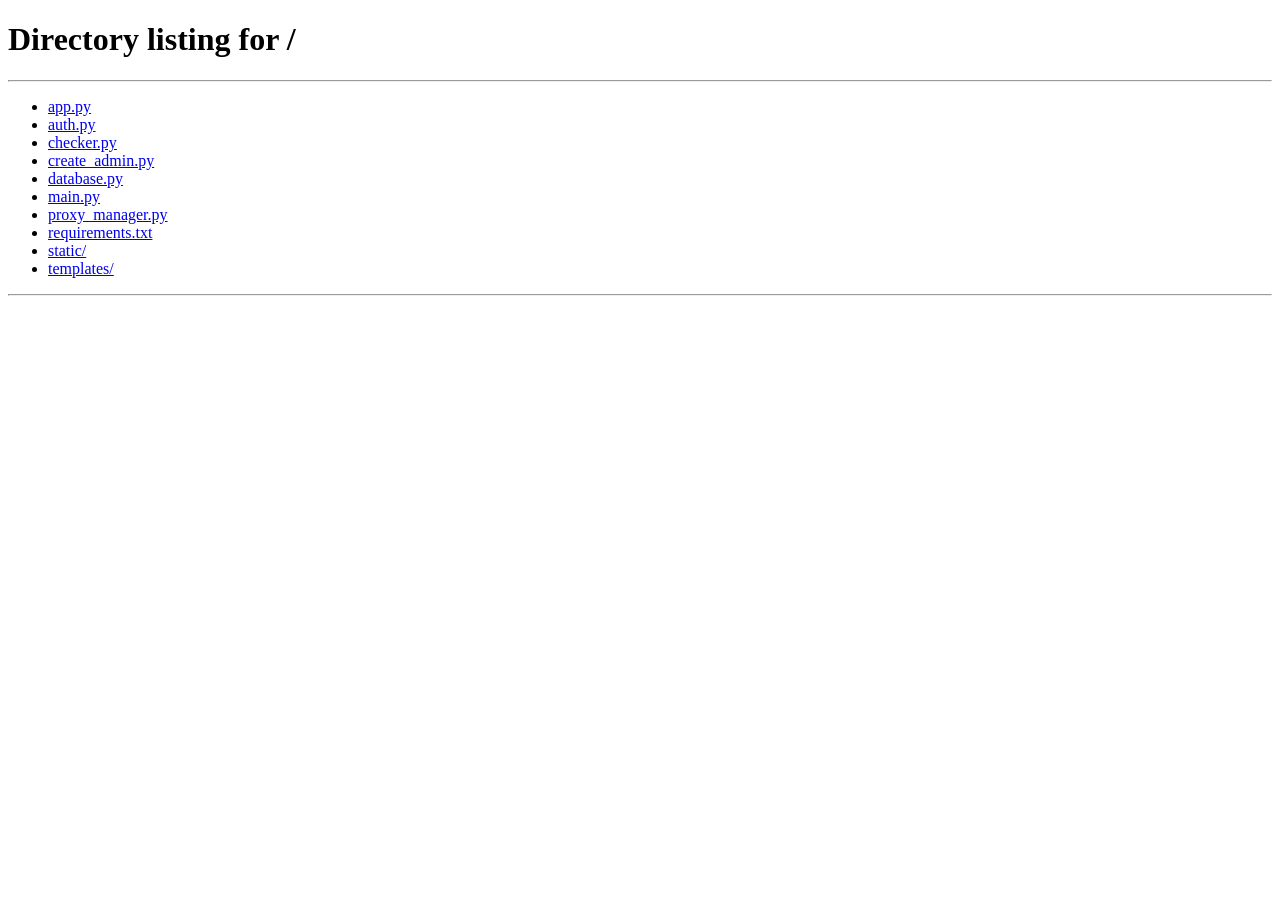
<file: templates/admin.html>
<!DOCTYPE html>
<html lang="hu">
<head>
    <meta charset="UTF-8">
    <meta name="viewport" content="width=device-width, initial-scale=1.0">
    <title>Admin Panel - Hotmail Checker</title>
    <link href="https://fonts.googleapis.com/css2?family=Inter:wght@300;400;500;600;700;800&display=swap" rel="stylesheet">
    <link rel="stylesheet" href="https://cdnjs.cloudflare.com/ajax/libs/font-awesome/6.5.1/css/all.min.css">
    <style>
        * { margin: 0; padding: 0; box-sizing: border-box; }

        body {
            font-family: 'Inter', sans-serif;
            background: #0a0a1a;
            color: white;
            min-height: 100vh;
        }

        /* NAVBAR */
        .navbar {
            background: rgba(255,255,255,0.03);
            backdrop-filter: blur(20px);
            border-bottom: 1px solid rgba(255,255,255,0.06);
            padding: 0 30px;
            height: 65px;
            display: flex;
            align-items: center;
            justify-content: space-between;
            position: sticky;
            top: 0;
            z-index: 100;
        }

        .navbar-brand {
            display: flex;
            align-items: center;
            gap: 12px;
        }

        .navbar-brand-icon {
            width: 40px; height: 40px;
            background: linear-gradient(135deg, #f39c12, #e67e22);
            border-radius: 10px;
            display: flex;
            align-items: center;
            justify-content: center;
        }

        .navbar-brand-icon i { font-size: 18px; color: white; }

        .navbar-brand h2 { font-size: 18px; font-weight: 700; }

        .navbar-right {
            display: flex;
            align-items: center;
            gap: 12px;
        }

        .btn {
            padding: 10px 20px;
            border: none;
            border-radius: 10px;
            cursor: pointer;
            font-size: 13px;
            font-weight: 600;
            font-family: 'Inter', sans-serif;
            transition: all 0.3s;
            display: inline-flex;
            align-items: center;
            gap: 8px;
        }

        .btn-back {
            background: rgba(102,126,234,0.15);
            color: #667eea;
            border: 1px solid rgba(102,126,234,0.3);
        }

        .btn-back:hover { background: rgba(102,126,234,0.25); }

        .btn-logout {
            background: rgba(255,255,255,0.06);
            color: rgba(255,255,255,0.6);
            border: 1px solid rgba(255,255,255,0.1);
        }

        .btn-logout:hover {
            background: rgba(231,76,60,0.2);
            color: #e74c3c;
            border-color: rgba(231,76,60,0.3);
        }

        .btn-create {
            background: linear-gradient(135deg, #2ecc71, #27ae60);
            color: white;
        }

        .btn-create:hover {
            transform: translateY(-2px);
            box-shadow: 0 8px 20px rgba(46,204,113,0.3);
        }

        .btn-danger {
            background: rgba(231,76,60,0.15);
            color: #e74c3c;
            border: 1px solid rgba(231,76,60,0.3);
            padding: 8px 16px;
            font-size: 12px;
        }

        .btn-danger:hover {
            background: rgba(231,76,60,0.3);
        }

        .btn-success {
            background: rgba(46,204,113,0.15);
            color: #2ecc71;
            border: 1px solid rgba(46,204,113,0.3);
            padding: 8px 16px;
            font-size: 12px;
        }

        .btn-success:hover {
            background: rgba(46,204,113,0.3);
        }

        .btn-warning {
            background: rgba(243,156,18,0.15);
            color: #f39c12;
            border: 1px solid rgba(243,156,18,0.3);
            padding: 8px 16px;
            font-size: 12px;
        }

        .btn-warning:hover {
            background: rgba(243,156,18,0.3);
        }

        .btn-copy {
            background: rgba(255,255,255,0.06);
            color: rgba(255,255,255,0.5);
            border: 1px solid rgba(255,255,255,0.1);
            padding: 6px 10px;
            font-size: 11px;
        }

        .btn-copy:hover { color: white; }

        /* MAIN */
        .main-content {
            max-width: 1400px;
            margin: 0 auto;
            padding: 30px;
        }

        /* STATS */
        .stats-grid {
            display: grid;
            grid-template-columns: repeat(auto-fit, minmax(200px, 1fr));
            gap: 16px;
            margin-bottom: 30px;
        }

        .stat-card {
            background: rgba(255,255,255,0.03);
            border: 1px solid rgba(255,255,255,0.06);
            border-radius: 16px;
            padding: 25px;
            text-align: center;
        }

        .stat-card .stat-icon {
            width: 50px; height: 50px;
            border-radius: 14px;
            display: inline-flex;
            align-items: center;
            justify-content: center;
            margin-bottom: 12px;
        }

        .stat-card .stat-icon i { font-size: 22px; color: white; }

        .stat-card:nth-child(1) .stat-icon { background: rgba(102,126,234,0.2); }
        .stat-card:nth-child(2) .stat-icon { background: rgba(46,204,113,0.2); }
        .stat-card:nth-child(3) .stat-icon { background: rgba(52,152,219,0.2); }
        .stat-card:nth-child(4) .stat-icon { background: rgba(231,76,60,0.2); }

        .stat-card .stat-number {
            font-size: 32px;
            font-weight: 800;
            margin-bottom: 4px;
        }

        .stat-card .stat-label {
            font-size: 12px;
            color: rgba(255,255,255,0.4);
            text-transform: uppercase;
            letter-spacing: 1px;
        }

        /* SECTIONS */
        .section {
            background: rgba(255,255,255,0.03);
            border: 1px solid rgba(255,255,255,0.06);
            border-radius: 20px;
            margin-bottom: 30px;
            overflow: hidden;
        }

        .section-header {
            padding: 20px 25px;
            background: rgba(255,255,255,0.02);
            border-bottom: 1px solid rgba(255,255,255,0.06);
            display: flex;
            justify-content: space-between;
            align-items: center;
        }

        .section-header h3 {
            font-size: 18px;
            display: flex;
            align-items: center;
            gap: 10px;
        }

        .section-header h3 i { color: #667eea; }

        .section-body {
            padding: 5px;
        }

        /* TABLE */
        table {
            width: 100%;
            border-collapse: collapse;
        }

        th, td {
            padding: 14px 20px;
            text-align: left;
        }

        th {
            color: rgba(255,255,255,0.4);
            font-size: 11px;
            font-weight: 600;
            text-transform: uppercase;
            letter-spacing: 1px;
            border-bottom: 1px solid rgba(255,255,255,0.06);
        }

        td {
            font-size: 14px;
            border-bottom: 1px solid rgba(255,255,255,0.03);
        }

        tr:hover td {
            background: rgba(255,255,255,0.02);
        }

        /* BADGES */
        .badge {
            padding: 5px 12px;
            border-radius: 20px;
            font-size: 11px;
            font-weight: 600;
            letter-spacing: 0.5px;
        }

        .badge-active {
            background: rgba(46,204,113,0.15);
            color: #2ecc71;
            border: 1px solid rgba(46,204,113,0.2);
        }

        .badge-used {
            background: rgba(243,156,18,0.15);
            color: #f39c12;
            border: 1px solid rgba(243,156,18,0.2);
        }

        .badge-inactive {
            background: rgba(231,76,60,0.15);
            color: #e74c3c;
            border: 1px solid rgba(231,76,60,0.2);
        }

        .badge-admin {
            background: rgba(155,89,182,0.15);
            color: #9b59b6;
            border: 1px solid rgba(155,89,182,0.2);
        }

        /* CODE BOX */
        .code-box {
            background: rgba(255,255,255,0.06);
            padding: 6px 12px;
            border-radius: 6px;
            font-family: 'JetBrains Mono', 'Courier New', monospace;
            font-size: 13px;
            display: inline-flex;
            align-items: center;
            gap: 8px;
            color: #667eea;
        }

        /* EMPTY STATE */
        .empty-state {
            text-align: center;
            padding: 50px 20px;
            color: rgba(255,255,255,0.3);
        }

        .empty-state i {
            font-size: 48px;
            margin-bottom: 15px;
            display: block;
        }

        .empty-state p { font-size: 15px; }

        /* ACTION GROUP */
        .action-group {
            display: flex;
            gap: 8px;
        }

        /* TOAST */
        .toast {
            position: fixed;
            bottom: 30px;
            right: 30px;
            background: rgba(255,255,255,0.1);
            backdrop-filter: blur(20px);
            border: 1px solid rgba(255,255,255,0.15);
            border-radius: 12px;
            padding: 16px 24px;
            display: flex;
            align-items: center;
            gap: 12px;
            font-size: 14px;
            z-index: 9999;
            transform: translateY(100px);
            opacity: 0;
            transition: all 0.4s;
        }

        .toast.show {
            transform: translateY(0);
            opacity: 1;
        }

        .toast.success { border-left: 4px solid #2ecc71; }
        .toast.error { border-left: 4px solid #e74c3c; }
        .toast.info { border-left: 4px solid #3498db; }

        /* MODAL */
        .modal-overlay {
            display: none;
            position: fixed;
            top: 0; left: 0; right: 0; bottom: 0;
            background: rgba(0,0,0,0.7);
            z-index: 1000;
            justify-content: center;
            align-items: center;
        }

        .modal-overlay.active { display: flex; }

        .modal {
            background: #1a1a2e;
            border: 1px solid rgba(255,255,255,0.1);
            border-radius: 20px;
            padding: 35px;
            max-width: 500px;
            width: 90%;
            text-align: center;
        }

        .modal h3 {
            font-size: 20px;
            margin-bottom: 15px;
        }

        .modal p {
            color: rgba(255,255,255,0.6);
            font-size: 14px;
            line-height: 1.6;
            margin-bottom: 25px;
        }

        .modal .code-display {
            background: rgba(102,126,234,0.1);
            border: 2px dashed rgba(102,126,234,0.3);
            border-radius: 12px;
            padding: 20px;
            margin-bottom: 25px;
            font-family: 'JetBrains Mono', 'Courier New', monospace;
            font-size: 18px;
            color: #667eea;
            letter-spacing: 1px;
            cursor: pointer;
        }

        .modal .code-display:hover {
            background: rgba(102,126,234,0.15);
        }

        .modal .modal-btns {
            display: flex;
            gap: 12px;
            justify-content: center;
        }

        .modal .modal-btns .btn {
            min-width: 120px;
            justify-content: center;
        }

        /* RESPONSIVE */
        @media (max-width: 900px) {
            .stats-grid {
                grid-template-columns: repeat(2, 1fr);
            }
            table { font-size: 13px; }
            th, td { padding: 10px 12px; }
        }

        @media (max-width: 600px) {
            .main-content { padding: 15px; }
            .navbar { padding: 0 15px; }
            .action-group { flex-direction: column; }
            .section-header { flex-direction: column; gap: 10px; }
        }
    </style>
</head>
<body>

    <!-- MODAL -->
    <div class="modal-overlay" id="newInviteModal">
        <div class="modal">
            <h3>🎉 Új meghívó létrehozva!</h3>
            <p>Másold ki és küldd el annak, akit meg akarsz hívni.<br>Minden meghívó csak egyszer használható.</p>
            <div class="code-display" id="newInviteCode" onclick="copyToClipboard(this.textContent)">
                -
            </div>
            <div class="modal-btns">
                <button class="btn btn-create" onclick="copyToClipboard(document.getElementById('newInviteCode').textContent)">
                    <i class="fas fa-copy"></i> Másolás
                </button>
                <button class="btn btn-back" onclick="closeModal()">
                    <i class="fas fa-check"></i> Bezárás
                </button>
            </div>
        </div>
    </div>

    <!-- TOAST -->
    <div class="toast" id="toast"></div>

    <!-- NAVBAR -->
    <nav class="navbar">
        <div class="navbar-brand">
            <div class="navbar-brand-icon">
                <i class="fas fa-shield-alt"></i>
            </div>
            <h2>Admin Panel</h2>
        </div>
        <div class="navbar-right">
            <button class="btn btn-back" onclick="window.location.href='/dashboard'">
                <i class="fas fa-arrow-left"></i> Dashboard
            </button>
            <button class="btn btn-logout" onclick="logout()">
                <i class="fas fa-sign-out-alt"></i> Kilépés
            </button>
        </div>
    </nav>

    <div class="main-content">
        <!-- STATS -->
        <div class="stats-grid">
            <div class="stat-card">
                <div class="stat-icon"><i class="fas fa-ticket-alt"></i></div>
                <div class="stat-number" id="totalInvites">-</div>
                <div class="stat-label">Összes Meghívó</div>
            </div>
            <div class="stat-card">
                <div class="stat-icon"><i class="fas fa-check-circle"></i></div>
                <div class="stat-number" id="usedInvites">-</div>
                <div class="stat-label">Felhasznált</div>
            </div>
            <div class="stat-card">
                <div class="stat-icon"><i class="fas fa-users"></i></div>
                <div class="stat-number" id="activeUsers">-</div>
                <div class="stat-label">Aktív Userek</div>
            </div>
            <div class="stat-card">
                <div class="stat-icon"><i class="fas fa-user-slash"></i></div>
                <div class="stat-number" id="blockedUsers">-</div>
                <div class="stat-label">Letiltott</div>
            </div>
        </div>

        <!-- INVITES -->
        <div class="section">
            <div class="section-header">
                <h3><i class="fas fa-ticket-alt"></i> Meghívó Kódok</h3>
                <button class="btn btn-create" onclick="createInvite()">
                    <i class="fas fa-plus"></i> Új Meghívó
                </button>
            </div>
            <div class="section-body" id="invitesBody">
                <div class="empty-state">
                    <i class="fas fa-spinner fa-spin"></i>
                    <p>Betöltés...</p>
                </div>
            </div>
        </div>

        <!-- USERS -->
        <div class="section">
            <div class="section-header">
                <h3><i class="fas fa-users"></i> Regisztrált Felhasználók</h3>
            </div>
            <div class="section-body" id="usersBody">
                <div class="empty-state">
                    <i class="fas fa-spinner fa-spin"></i>
                    <p>Betöltés...</p>
                </div>
            </div>
        </div>
    </div>

    <script>
        const token = localStorage.getItem('token');
        if (!token) window.location.href = '/';

        // ==================== TOAST ====================
        function showToast(message, type = 'info') {
            const toast = document.getElementById('toast');
            toast.className = `toast ${type}`;
            toast.innerHTML = `<i class="fas fa-${type === 'success' ? 'check-circle' : type === 'error' ? 'exclamation-circle' : 'info-circle'}"></i> ${message}`;
            toast.classList.add('show');
            setTimeout(() => toast.classList.remove('show'), 3000);
        }

        // ==================== MODAL ====================
        function closeModal() {
            document.getElementById('newInviteModal').classList.remove('active');
        }

        // ==================== CLIPBOARD ====================
        function copyToClipboard(text) {
            navigator.clipboard.writeText(text.trim()).then(() => {
                showToast('Kód vágólapra másolva!', 'success');
            });
        }

        // ==================== LOAD INVITES ====================
        async function loadInvites() {
            try {
                const res = await fetch('/api/admin/invites', {
                    headers: { 'Authorization': `Bearer ${token}` }
                });

                if (res.status === 403) {
                    alert('Nincs admin jogosultságod!');
                    window.location.href = '/dashboard';
                    return;
                }

                const invites = await res.json();

                document.getElementById('totalInvites').textContent = invites.length;
                document.getElementById('usedInvites').textContent = invites.filter(i => i.used_by).length;

                if (invites.length === 0) {
                    document.getElementById('invitesBody').innerHTML = `
                        <div class="empty-state">
                            <i class="fas fa-ticket-alt"></i>
                            <p>Még nincs meghívó kód. Hozz létre egyet!</p>
                        </div>
                    `;
                    return;
                }

                let html = `
                    <table>
                        <thead>
                            <tr>
                                <th>Meghívó Kód</th>
                                <th>Létrehozva</th>
                                <th>Státusz</th>
                                <th>Használta</th>
                                <th>Használat Ideje</th>
                                <th>Műveletek</th>
                            </tr>
                        </thead>
                        <tbody>
                `;

                invites.forEach(inv => {
                    let statusBadge;
                    if (inv.used_by) {
                        statusBadge = '<span class="badge badge-used">Használatban</span>';
                    } else if (inv.is_active) {
                        statusBadge = '<span class="badge badge-active">Szabad</span>';
                    } else {
                        statusBadge = '<span class="badge badge-inactive">Inaktív</span>';
                    }

                    const created = new Date(inv.created_at).toLocaleString('hu-HU');
                    const usedAt = inv.used_at ? new Date(inv.used_at).toLocaleString('hu-HU') : '-';

                    html += `
                        <tr>
                            <td>
                                <span class="code-box">
                                    ${inv.code}
                                    <button class="btn-copy" onclick="copyToClipboard('${inv.code}')">
                                        <i class="fas fa-copy"></i>
                                    </button>
                                </span>
                            </td>
                            <td>${created}</td>
                            <td>${statusBadge}</td>
                            <td>${inv.used_by || '<span style="color:rgba(255,255,255,0.2)">-</span>'}</td>
                            <td>${usedAt}</td>
                            <td>
                                <div class="action-group">
                                    <button class="btn btn-danger" onclick="deleteInvite('${inv.code}')">
                                        <i class="fas fa-trash"></i> Törlés
                                    </button>
                                </div>
                            </td>
                        </tr>
                    `;
                });

                html += '</tbody></table>';
                document.getElementById('invitesBody').innerHTML = html;
            } catch (err) {
                console.error(err);
                showToast('Hiba a meghívók betöltésekor!', 'error');
            }
        }

        // ==================== LOAD USERS ====================
        async function loadUsers() {
            try {
                const res = await fetch('/api/admin/users', {
                    headers: { 'Authorization': `Bearer ${token}` }
                });
                const users = await res.json();

                const active = users.filter(u => u.invite_active !== false).length;
                const blocked = users.filter(u => u.invite_active === false).length;

                document.getElementById('activeUsers').textContent = active;
                document.getElementById('blockedUsers').textContent = blocked;

                if (users.length === 0) {
                    document.getElementById('usersBody').innerHTML = `
                        <div class="empty-state">
                            <i class="fas fa-users"></i>
                            <p>Még nincs regisztrált felhasználó.</p>
                        </div>
                    `;
                    return;
                }

                let html = `
                    <table>
                        <thead>
                            <tr>
                                <th>Email</th>
                                <th>Meghívó Kód</th>
                                <th>Regisztráció</th>
                                <th>Státusz</th>
                                <th>Típus</th>
                                <th>Műveletek</th>
                            </tr>
                        </thead>
                        <tbody>
                `;

                users.forEach(user => {
                    const isActive = user.invite_active !== false;
                    const statusBadge = isActive
                        ? '<span class="badge badge-active">Aktív</span>'
                        : '<span class="badge badge-inactive">Letiltva</span>';

                    const typeBadge = user.is_admin
                        ? '<span class="badge badge-admin">ADMIN</span>'
                        : '<span style="color:rgba(255,255,255,0.3)">User</span>';

                    const created = new Date(user.created_at).toLocaleString('hu-HU');

                    const toggleBtn = user.is_admin ? '' : `
                        <button class="btn ${isActive ? 'btn-danger' : 'btn-success'}" onclick="toggleUser('${user.email}')">
                            <i class="fas fa-${isActive ? 'ban' : 'check'}"></i>
                            ${isActive ? 'Letiltás' : 'Engedélyezés'}
                        </button>
                    `;

                    html += `
                        <tr>
                            <td><strong>${user.email}</strong></td>
                            <td><span class="code-box" style="font-size:11px">${user.invite_code || '-'}</span></td>
                            <td>${created}</td>
                            <td>${statusBadge}</td>
                            <td>${typeBadge}</td>
                            <td>
                                <div class="action-group">
                                    ${toggleBtn}
                                </div>
                            </td>
                        </tr>
                    `;
                });

                html += '</tbody></table>';
                document.getElementById('usersBody').innerHTML = html;
            } catch (err) {
                console.error(err);
                showToast('Hiba a userek betöltésekor!', 'error');
            }
        }

        // ==================== CREATE INVITE ====================
        async function createInvite() {
            try {
                const res = await fetch('/api/admin/invites/create', {
                    method: 'POST',
                    headers: { 'Authorization': `Bearer ${token}` }
                });

                if (!res.ok) {
                    showToast('Hiba a meghívó létrehozásakor!', 'error');
                    return;
                }

                const invite = await res.json();
                document.getElementById('newInviteCode').textContent = invite.code;
                document.getElementById('newInviteModal').classList.add('active');

                loadInvites();
                showToast('Meghívó sikeresen létrehozva!', 'success');
            } catch (err) {
                showToast('Hálózati hiba!', 'error');
            }
        }

        // ==================== DELETE INVITE ====================
        async function deleteInvite(code) {
            if (!confirm(
                `⚠️ Biztosan törlöd ezt a meghívót?\n\n` +
                `Kód: ${code}\n\n` +
                `A meghívóval regisztrált felhasználók AZONNAL LETILTÁSRA kerülnek ` +
                `és nem tudják használni a weboldalt, amíg nem kapnak új meghívót!`
            )) return;

            try {
                const res = await fetch(`/api/admin/invites/${code}`, {
                    method: 'DELETE',
                    headers: { 'Authorization': `Bearer ${token}` }
                });

                if (res.ok) {
                    showToast('Meghívó törölve, userek letiltva!', 'success');
                    loadInvites();
                    loadUsers();
                } else {
                    showToast('Hiba a törlés során!', 'error');
                }
            } catch (err) {
                showToast('Hálózati hiba!', 'error');
            }
        }

        // ==================== TOGGLE USER ====================
        async function toggleUser(email) {
            try {
                const res = await fetch(`/api/admin/users/${email}/toggle`, {
                    method: 'POST',
                    headers: { 'Authorization': `Bearer ${token}` }
                });

                if (res.ok) {
                    const data = await res.json();
                    showToast(
                        `${email} ${data.invite_active ? 'engedélyezve' : 'letiltva'}!`,
                        data.invite_active ? 'success' : 'info'
                    );
                    loadUsers();
                } else {
                    showToast('Hiba a művelet során!', 'error');
                }
            } catch (err) {
                showToast('Hálózati hiba!', 'error');
            }
        }

        // ==================== LOGOUT ====================
        function logout() {
            localStorage.removeItem('token');
            localStorage.removeItem('email');
            window.location.href = '/';
        }

        // ==================== AUTO REFRESH ====================
        setInterval(() => {
            loadInvites();
            loadUsers();
        }, 30000);

        // ==================== INIT ====================
        loadInvites();
        loadUsers();
    </script>
</body>
</html>
</file>
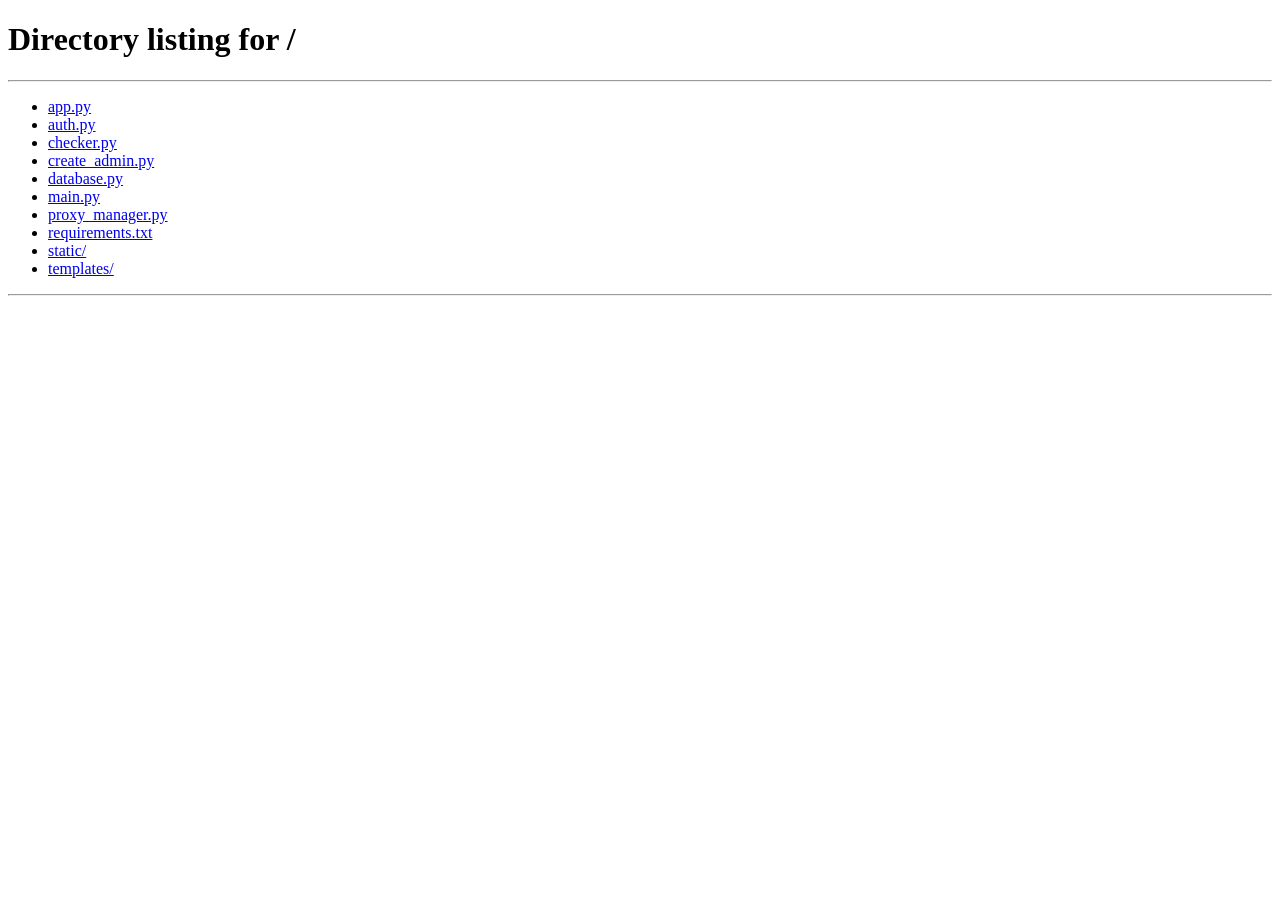
<file: templates/dashboard.html>
<!DOCTYPE html>
<html lang="hu">
<head>
    <meta charset="UTF-8">
    <meta name="viewport" content="width=device-width, initial-scale=1.0">
    <title>Dashboard - Hotmail Checker</title>
    <link href="https://fonts.googleapis.com/css2?family=Inter:wght@300;400;500;600;700;800&display=swap" rel="stylesheet">
    <link rel="stylesheet" href="https://cdnjs.cloudflare.com/ajax/libs/font-awesome/6.5.1/css/all.min.css">
    <style>
        * { margin: 0; padding: 0; box-sizing: border-box; }

        body {
            font-family: 'Inter', sans-serif;
            background: #0a0a1a;
            color: white;
            min-height: 100vh;
        }

        .navbar {
            background: rgba(255,255,255,0.03);
            backdrop-filter: blur(20px);
            border-bottom: 1px solid rgba(255,255,255,0.06);
            padding: 0 30px;
            height: 65px;
            display: flex;
            align-items: center;
            justify-content: space-between;
            position: sticky;
            top: 0;
            z-index: 100;
        }

        .navbar-brand {
            display: flex;
            align-items: center;
            gap: 12px;
        }

        .navbar-brand-icon {
            width: 40px; height: 40px;
            background: linear-gradient(135deg, #667eea, #764ba2);
            border-radius: 10px;
            display: flex;
            align-items: center;
            justify-content: center;
        }

        .navbar-brand-icon i { font-size: 18px; color: white; }
        .navbar-brand h2 { font-size: 18px; font-weight: 700; }

        .navbar-right {
            display: flex;
            align-items: center;
            gap: 15px;
        }

        .user-badge {
            background: rgba(255,255,255,0.06);
            padding: 8px 16px;
            border-radius: 8px;
            font-size: 13px;
            color: rgba(255,255,255,0.7);
        }

        .user-badge i { margin-right: 6px; color: #667eea; }

        .btn {
            padding: 10px 20px;
            border: none;
            border-radius: 10px;
            cursor: pointer;
            font-size: 13px;
            font-weight: 600;
            font-family: 'Inter', sans-serif;
            transition: all 0.3s;
            display: inline-flex;
            align-items: center;
            gap: 8px;
        }

        .btn-logout {
            background: rgba(255,255,255,0.06);
            color: rgba(255,255,255,0.6);
            border: 1px solid rgba(255,255,255,0.1);
        }

        .btn-logout:hover {
            background: rgba(231,76,60,0.2);
            color: #e74c3c;
        }

        .btn-admin {
            background: rgba(243,156,18,0.15);
            color: #f39c12;
            border: 1px solid rgba(243,156,18,0.3);
        }

        .btn-admin:hover { background: rgba(243,156,18,0.25); }

        /* REVOKED OVERLAY */
        .revoked-overlay {
            display: none;
            position: fixed;
            top: 0; left: 0; right: 0; bottom: 0;
            background: rgba(0,0,0,0.95);
            z-index: 9999;
            justify-content: center;
            align-items: center;
        }

        .revoked-overlay.active { display: flex; }

        .revoked-card {
            background: rgba(255,255,255,0.05);
            backdrop-filter: blur(20px);
            border: 1px solid rgba(231,76,60,0.3);
            border-radius: 24px;
            padding: 50px;
            text-align: center;
            max-width: 500px;
            width: 90%;
        }

        .revoked-card .icon {
            width: 90px; height: 90px;
            background: rgba(231,76,60,0.15);
            border-radius: 50%;
            display: inline-flex;
            align-items: center;
            justify-content: center;
            margin-bottom: 25px;
            animation: pulse-red 2s ease-in-out infinite;
        }

        @keyframes pulse-red {
            0%, 100% { box-shadow: 0 0 0 0 rgba(231,76,60,0.3); }
            50% { box-shadow: 0 0 0 20px rgba(231,76,60,0); }
        }

        .revoked-card .icon i { font-size: 40px; color: #e74c3c; }
        .revoked-card h2 { color: #e74c3c; font-size: 24px; margin-bottom: 15px; }

        .revoked-card p {
            color: rgba(255,255,255,0.6);
            font-size: 15px;
            line-height: 1.6;
            margin-bottom: 25px;
        }

        .revoked-card .btn-go {
            padding: 14px 30px;
            background: #e74c3c;
            color: white;
            border: none;
            border-radius: 12px;
            font-size: 15px;
            font-weight: 600;
            cursor: pointer;
            font-family: 'Inter', sans-serif;
        }

        /* MAIN */
        .main-content {
            max-width: 1400px;
            margin: 0 auto;
            padding: 30px;
        }

        /* STATS */
        .stats-grid {
            display: grid;
            grid-template-columns: repeat(auto-fit, minmax(170px, 1fr));
            gap: 16px;
            margin-bottom: 30px;
        }

        .stat-card {
            background: rgba(255,255,255,0.03);
            border: 1px solid rgba(255,255,255,0.06);
            border-radius: 16px;
            padding: 20px;
            text-align: center;
            transition: all 0.3s;
        }

        .stat-card:hover {
            border-color: rgba(255,255,255,0.12);
            transform: translateY(-2px);
        }

        .stat-card .stat-icon {
            width: 44px; height: 44px;
            border-radius: 12px;
            display: inline-flex;
            align-items: center;
            justify-content: center;
            margin-bottom: 12px;
        }

        .stat-card .stat-icon i { font-size: 20px; color: white; }
        .stat-card.checked .stat-icon { background: rgba(102,126,234,0.2); }
        .stat-card.hits .stat-icon { background: rgba(46,204,113,0.2); }
        .stat-card.custom .stat-icon { background: rgba(52,152,219,0.2); }
        .stat-card.bad .stat-icon { background: rgba(231,76,60,0.2); }
        .stat-card.proxy .stat-icon { background: rgba(155,89,182,0.2); }

        .stat-card .stat-number {
            font-size: 28px;
            font-weight: 800;
            margin-bottom: 4px;
        }

        .stat-card .stat-label {
            font-size: 12px;
            color: rgba(255,255,255,0.4);
            text-transform: uppercase;
            letter-spacing: 1px;
        }

        /* PROGRESS */
        .progress-section {
            margin-bottom: 30px;
            display: none;
        }

        .progress-section.active { display: block; }

        .progress-bar-wrapper {
            background: rgba(255,255,255,0.06);
            border-radius: 10px;
            overflow: hidden;
            height: 8px;
            margin-bottom: 8px;
        }

        .progress-bar-fill {
            height: 100%;
            background: linear-gradient(90deg, #667eea, #764ba2);
            border-radius: 10px;
            transition: width 0.5s ease;
            width: 0%;
        }

        .progress-text {
            color: rgba(255,255,255,0.5);
            font-size: 13px;
            text-align: center;
        }

        /* DOWNLOAD BAR */
        .download-bar {
            display: none;
            background: rgba(46,204,113,0.08);
            border: 1px solid rgba(46,204,113,0.2);
            border-radius: 16px;
            padding: 25px;
            margin-bottom: 30px;
            animation: slideDown 0.5s ease;
        }

        .download-bar.active { display: block; }

        @keyframes slideDown {
            from { opacity: 0; transform: translateY(-20px); }
            to { opacity: 1; transform: translateY(0); }
        }

        .download-header {
            display: flex;
            align-items: center;
            gap: 15px;
            margin-bottom: 20px;
        }

        .download-header .icon {
            width: 50px; height: 50px;
            background: rgba(46,204,113,0.15);
            border-radius: 14px;
            display: flex;
            align-items: center;
            justify-content: center;
        }

        .download-header .icon i { font-size: 22px; color: #2ecc71; }
        .download-header h3 { font-size: 18px; }

        .download-header p {
            color: rgba(255,255,255,0.5);
            font-size: 13px;
            margin-top: 3px;
        }

        .download-links {
            display: grid;
            grid-template-columns: 1fr 1fr;
            gap: 15px;
        }

        .download-link-card {
            background: rgba(255,255,255,0.04);
            border: 1px solid rgba(255,255,255,0.08);
            border-radius: 12px;
            padding: 20px;
            display: flex;
            align-items: center;
            justify-content: space-between;
            transition: all 0.3s;
        }

        .download-link-card:hover {
            border-color: rgba(255,255,255,0.15);
            background: rgba(255,255,255,0.06);
        }

        .download-link-card .dl-info {
            display: flex;
            align-items: center;
            gap: 12px;
        }

        .download-link-card .dl-info .dl-icon {
            width: 40px; height: 40px;
            border-radius: 10px;
            display: flex;
            align-items: center;
            justify-content: center;
        }

        .download-link-card .dl-info .dl-icon.hit-icon {
            background: rgba(46,204,113,0.15);
        }

        .download-link-card .dl-info .dl-icon.hit-icon i { color: #2ecc71; }

        .download-link-card .dl-info .dl-icon.custom-icon {
            background: rgba(52,152,219,0.15);
        }

        .download-link-card .dl-info .dl-icon.custom-icon i { color: #3498db; }

        .download-link-card .dl-info h4 { font-size: 15px; }

        .download-link-card .dl-info span {
            font-size: 12px;
            color: rgba(255,255,255,0.4);
        }

        .btn-dl {
            padding: 10px 20px;
            background: rgba(102,126,234,0.15);
            color: #667eea;
            border: 1px solid rgba(102,126,234,0.3);
            border-radius: 10px;
            cursor: pointer;
            font-size: 13px;
            font-weight: 600;
            font-family: 'Inter', sans-serif;
            transition: all 0.3s;
            display: inline-flex;
            align-items: center;
            gap: 6px;
            text-decoration: none;
        }

        .btn-dl:hover {
            background: rgba(102,126,234,0.25);
            transform: translateY(-1px);
        }

        .btn-dl.disabled {
            opacity: 0.3;
            pointer-events: none;
        }

        .upload-source {
            font-size: 11px;
            color: rgba(255,255,255,0.25);
            margin-top: 3px;
        }

        /* CONTROL PANEL */
        .control-panel {
            background: rgba(255,255,255,0.03);
            border: 1px solid rgba(255,255,255,0.06);
            border-radius: 20px;
            padding: 30px;
            margin-bottom: 30px;
        }

        .control-panel h3 {
            font-size: 18px;
            margin-bottom: 20px;
            display: flex;
            align-items: center;
            gap: 10px;
        }

        .control-panel h3 i { color: #667eea; }

        .control-row {
            display: grid;
            grid-template-columns: 1fr 1fr 1fr auto auto;
            gap: 15px;
            align-items: end;
        }

        .control-group label {
            display: block;
            color: rgba(255,255,255,0.5);
            font-size: 12px;
            font-weight: 500;
            margin-bottom: 6px;
            text-transform: uppercase;
            letter-spacing: 0.5px;
        }

        .control-group input {
            width: 100%;
            padding: 12px 14px;
            background: rgba(255,255,255,0.06);
            border: 1px solid rgba(255,255,255,0.1);
            border-radius: 10px;
            color: white;
            font-size: 14px;
            font-family: 'Inter', sans-serif;
        }

        .control-group input:focus {
            outline: none;
            border-color: #667eea;
        }

        .control-group input[type="file"]::file-selector-button {
            padding: 6px 14px;
            background: #667eea;
            color: white;
            border: none;
            border-radius: 6px;
            cursor: pointer;
            font-family: 'Inter', sans-serif;
            font-size: 12px;
            margin-right: 10px;
        }

        .btn-start {
            background: linear-gradient(135deg, #2ecc71, #27ae60);
            color: white;
            padding: 12px 28px;
            height: fit-content;
        }

        .btn-start:hover {
            transform: translateY(-2px);
            box-shadow: 0 8px 20px rgba(46,204,113,0.3);
        }

        .btn-start:disabled {
            opacity: 0.4;
            cursor: not-allowed;
            transform: none;
            box-shadow: none;
        }

        .btn-stop {
            background: linear-gradient(135deg, #e74c3c, #c0392b);
            color: white;
            padding: 12px 28px;
            height: fit-content;
        }

        .btn-stop:hover {
            transform: translateY(-2px);
            box-shadow: 0 8px 20px rgba(231,76,60,0.3);
        }

        .btn-stop:disabled {
            opacity: 0.4;
            cursor: not-allowed;
            transform: none;
            box-shadow: none;
        }

        /* RESULTS */
        .results-grid {
            display: grid;
            grid-template-columns: 1fr 1fr;
            gap: 20px;
            margin-bottom: 30px;
        }

        .result-panel {
            background: rgba(255,255,255,0.03);
            border: 1px solid rgba(255,255,255,0.06);
            border-radius: 16px;
            overflow: hidden;
        }

        .result-panel-header {
            padding: 16px 20px;
            background: rgba(255,255,255,0.03);
            border-bottom: 1px solid rgba(255,255,255,0.06);
            display: flex;
            justify-content: space-between;
            align-items: center;
        }

        .result-panel-header h4 {
            font-size: 15px;
            display: flex;
            align-items: center;
            gap: 8px;
        }

        .result-panel-header .count {
            background: rgba(255,255,255,0.1);
            padding: 3px 10px;
            border-radius: 20px;
            font-size: 12px;
        }

        .result-list {
            max-height: 400px;
            overflow-y: auto;
            padding: 10px;
        }

        .result-list::-webkit-scrollbar { width: 6px; }
        .result-list::-webkit-scrollbar-track { background: transparent; }
        .result-list::-webkit-scrollbar-thumb {
            background: rgba(255,255,255,0.1);
            border-radius: 3px;
        }

        .result-item {
            padding: 12px 15px;
            background: rgba(255,255,255,0.03);
            border-radius: 10px;
            margin-bottom: 8px;
            font-size: 13px;
            border-left: 3px solid transparent;
            transition: all 0.2s;
        }

        .result-item:hover { background: rgba(255,255,255,0.06); }
        .result-item.hit { border-left-color: #2ecc71; }
        .result-item.custom { border-left-color: #3498db; }

        .result-item .email { font-weight: 600; color: white; margin-bottom: 4px; }

        .result-item .details {
            color: rgba(255,255,255,0.4);
            font-size: 12px;
        }

        .result-item .details span { margin-right: 12px; }

        /* LOG */
        .log-section {
            background: rgba(255,255,255,0.03);
            border: 1px solid rgba(255,255,255,0.06);
            border-radius: 16px;
            overflow: hidden;
        }

        .log-header {
            padding: 16px 20px;
            background: rgba(255,255,255,0.03);
            border-bottom: 1px solid rgba(255,255,255,0.06);
            display: flex;
            justify-content: space-between;
            align-items: center;
        }

        .log-header h4 {
            font-size: 15px;
            display: flex;
            align-items: center;
            gap: 8px;
        }

        .log-header h4 i { color: #667eea; }

        .log-body {
            height: 350px;
            overflow-y: auto;
            padding: 15px;
            font-family: 'JetBrains Mono', 'Courier New', monospace;
            font-size: 12px;
            line-height: 1.8;
        }

        .log-body::-webkit-scrollbar { width: 6px; }
        .log-body::-webkit-scrollbar-track { background: transparent; }
        .log-body::-webkit-scrollbar-thumb {
            background: rgba(255,255,255,0.1);
            border-radius: 3px;
        }

        .log-line { padding: 2px 0; }
        .log-line.info { color: rgba(255,255,255,0.5); }
        .log-line.hit { color: #2ecc71; font-weight: 600; }
        .log-line.custom { color: #3498db; }
        .log-line.bad { color: rgba(255,255,255,0.25); }
        .log-line.finish { color: #f39c12; font-weight: 600; }

        /* TOAST */
        .toast-container {
            position: fixed;
            bottom: 30px;
            right: 30px;
            z-index: 9999;
        }

        .toast {
            background: rgba(255,255,255,0.1);
            backdrop-filter: blur(20px);
            border: 1px solid rgba(255,255,255,0.15);
            border-radius: 12px;
            padding: 14px 20px;
            display: flex;
            align-items: center;
            gap: 10px;
            font-size: 13px;
            margin-top: 10px;
            transform: translateX(120%);
            transition: transform 0.4s ease;
        }

        .toast.show { transform: translateX(0); }
        .toast.success { border-left: 4px solid #2ecc71; }
        .toast.error { border-left: 4px solid #e74c3c; }
        .toast.info { border-left: 4px solid #3498db; }

        /* RESPONSIVE */
        @media (max-width: 900px) {
            .control-row { grid-template-columns: 1fr; }
            .results-grid { grid-template-columns: 1fr; }
            .download-links { grid-template-columns: 1fr; }
            .stats-grid { grid-template-columns: repeat(3, 1fr); }
        }

        @media (max-width: 600px) {
            .main-content { padding: 15px; }
            .stats-grid { grid-template-columns: repeat(2, 1fr); }
            .navbar { padding: 0 15px; }
        }
    </style>
</head>
<body>

    <!-- REVOKED OVERLAY -->
    <div class="revoked-overlay" id="revokedOverlay">
        <div class="revoked-card">
            <div class="icon">
                <i class="fas fa-ban"></i>
            </div>
            <h2>Hozzáférés megtagadva</h2>
            <p>
                A meghívó kódod törölve lett az admin által.<br>
                Kérj új meghívó kódot, majd regisztrálj újra!
            </p>
            <button class="btn-go" onclick="revokedLogout()">
                <i class="fas fa-sign-out-alt"></i> Kijelentkezés
            </button>
        </div>
    </div>

    <!-- TOAST -->
    <div class="toast-container" id="toastContainer"></div>

    <!-- NAVBAR -->
    <nav class="navbar">
        <div class="navbar-brand">
            <div class="navbar-brand-icon">
                <i class="fas fa-envelope-open-text"></i>
            </div>
            <h2>Hotmail Checker</h2>
        </div>
        <div class="navbar-right">
            <div class="user-badge">
                <i class="fas fa-user"></i>
                <span id="userEmail">-</span>
            </div>
            <button class="btn btn-admin" id="adminBtn" style="display:none" onclick="window.location.href='/admin'">
                <i class="fas fa-shield-alt"></i> Admin
            </button>
            <button class="btn btn-logout" onclick="logout()">
                <i class="fas fa-sign-out-alt"></i> Kilépés
            </button>
        </div>
    </nav>

    <div class="main-content">
        <!-- STATS -->
        <div class="stats-grid">
            <div class="stat-card checked">
                <div class="stat-icon"><i class="fas fa-check-double"></i></div>
                <div class="stat-number" id="statChecked">0</div>
                <div class="stat-label">Ellenőrizve</div>
            </div>
            <div class="stat-card hits">
                <div class="stat-icon"><i class="fas fa-bullseye"></i></div>
                <div class="stat-number" id="statHits">0</div>
                <div class="stat-label">Hits</div>
            </div>
            <div class="stat-card custom">
                <div class="stat-icon"><i class="fas fa-star"></i></div>
                <div class="stat-number" id="statCustom">0</div>
                <div class="stat-label">Custom</div>
            </div>
            <div class="stat-card bad">
                <div class="stat-icon"><i class="fas fa-times"></i></div>
                <div class="stat-number" id="statBad">0</div>
                <div class="stat-label">Bad</div>
            </div>
            <div class="stat-card proxy">
                <div class="stat-icon"><i class="fas fa-shield-alt"></i></div>
                <div class="stat-number" id="statProxy">0</div>
                <div class="stat-label">Proxyk</div>
            </div>
        </div>

        <!-- PROGRESS -->
        <div class="progress-section" id="progressSection">
            <div class="progress-bar-wrapper">
                <div class="progress-bar-fill" id="progressBar"></div>
            </div>
            <div class="progress-text" id="progressText">0 / 0 (0%)</div>
        </div>

        <!-- DOWNLOAD BAR -->
        <div class="download-bar" id="downloadBar">
            <div class="download-header">
                <div class="icon">
                    <i class="fas fa-check-circle"></i>
                </div>
                <div>
                    <h3 id="dlTitle">Ellenőrzés kész!</h3>
                    <p id="dlSubtitle">Az eredmények letölthetők az alábbi linkekről</p>
                </div>
            </div>
            <div class="download-links">
                <div class="download-link-card" id="dlHitCard">
                    <div class="dl-info">
                        <div class="dl-icon hit-icon"><i class="fas fa-bullseye"></i></div>
                        <div>
                            <h4>Hits</h4>
                            <span id="dlHitCount">0 találat</span>
                            <div class="upload-source" id="dlHitSource"></div>
                        </div>
                    </div>
                    <a class="btn-dl" id="dlHitBtn" href="#" target="_blank">
                        <i class="fas fa-external-link-alt"></i> Megnyitás
                    </a>
                </div>
                <div class="download-link-card" id="dlCustomCard">
                    <div class="dl-info">
                        <div class="dl-icon custom-icon"><i class="fas fa-star"></i></div>
                        <div>
                            <h4>Custom</h4>
                            <span id="dlCustomCount">0 találat</span>
                            <div class="upload-source" id="dlCustomSource"></div>
                        </div>
                    </div>
                    <a class="btn-dl" id="dlCustomBtn" href="#" target="_blank">
                        <i class="fas fa-external-link-alt"></i> Megnyitás
                    </a>
                </div>
            </div>
        </div>

        <!-- CONTROLS -->
        <div class="control-panel">
            <h3><i class="fas fa-play-circle"></i> Checker indítása</h3>
            <form id="checkerForm" class="control-row">
                <div class="control-group">
                    <label>Combo fájl (email:jelszó)</label>
                    <input type="file" id="comboFile" accept=".txt" required>
                </div>
                <div class="control-group">
                    <label>Keresési kulcsszó</label>
                    <input type="text" id="keyword" placeholder="pl: paypal, netflix" required>
                </div>
                <div class="control-group">
                    <label>Szálak száma</label>
                    <input type="number" id="threads" value="40" min="1" max="100">
                </div>
                <button type="submit" class="btn btn-start" id="startBtn">
                    <i class="fas fa-play"></i> Start
                </button>
                <button type="button" class="btn btn-stop" id="stopBtn" disabled onclick="stopChecker()">
                    <i class="fas fa-stop"></i> Stop
                </button>
            </form>
        </div>

        <!-- RESULTS -->
        <div class="results-grid">
            <div class="result-panel">
                <div class="result-panel-header">
                    <h4><i class="fas fa-bullseye" style="color:#2ecc71"></i> Live Hits</h4>
                    <span class="count" id="hitCount">0</span>
                </div>
                <div class="result-list" id="hitList"></div>
            </div>
            <div class="result-panel">
                <div class="result-panel-header">
                    <h4><i class="fas fa-star" style="color:#3498db"></i> Live Custom</h4>
                    <span class="count" id="customCount">0</span>
                </div>
                <div class="result-list" id="customList"></div>
            </div>
        </div>

        <!-- LOG -->
        <div class="log-section">
            <div class="log-header">
                <h4><i class="fas fa-terminal"></i> Console Log</h4>
                <button class="btn" style="padding:6px 12px; background:rgba(255,255,255,0.06); color:rgba(255,255,255,0.5); font-size:11px;" onclick="clearLog()">
                    Törlés
                </button>
            </div>
            <div class="log-body" id="logBody">
                <div class="log-line info">Várakozás indításra...</div>
            </div>
        </div>
    </div>

    <script>
        const token = localStorage.getItem('token');
        const emailAddr = localStorage.getItem('email');

        if (!token) window.location.href = '/';

        document.getElementById('userEmail').textContent = emailAddr || '-';

        let ws = null;
        let currentRunId = null;
        let isRunning = false;

        // ==================== TOAST ====================
        function showToast(message, type = 'info') {
            const container = document.getElementById('toastContainer');
            const toast = document.createElement('div');
            toast.className = `toast ${type}`;
            toast.innerHTML = `<i class="fas fa-${
                type === 'success' ? 'check-circle' :
                type === 'error' ? 'exclamation-circle' : 'info-circle'
            }"></i> ${message}`;
            container.appendChild(toast);
            setTimeout(() => toast.classList.add('show'), 50);
            setTimeout(() => {
                toast.classList.remove('show');
                setTimeout(() => toast.remove(), 400);
            }, 4000);
        }

        // ==================== REVOKED ====================
        function showRevoked() {
            document.getElementById('revokedOverlay').classList.add('active');
        }

        function revokedLogout() {
            localStorage.removeItem('token');
            localStorage.removeItem('email');
            window.location.href = '/';
        }

        // ==================== URL SOURCE ====================
        function getSourceName(url) {
            if (!url) return '';
            if (url.includes('pastebin.fi')) return '📎 pastebin.fi';
            if (url.includes('transfer.sh')) return '📎 transfer.sh';
            if (url.includes('dpaste.org')) return '📎 dpaste.org';
            if (url.includes('0x0.st')) return '📎 0x0.st';
            return '📎 Külső link';
        }

        // ==================== DOWNLOAD BAR ====================
        function showDownloadBar(data) {
            const bar = document.getElementById('downloadBar');
            bar.classList.add('active');

            // Hits
            const hitBtn = document.getElementById('dlHitBtn');
            const hitCount = document.getElementById('dlHitCount');
            const hitSource = document.getElementById('dlHitSource');

            if (data.hits_url && data.hits_count > 0) {
                hitBtn.href = data.hits_url;
                hitBtn.classList.remove('disabled');
                hitCount.textContent = `${data.hits_count} találat`;
                hitSource.textContent = getSourceName(data.hits_url);
            } else {
                hitBtn.href = '#';
                hitBtn.classList.add('disabled');
                hitCount.textContent = 'Nincs találat';
                hitSource.textContent = '';
            }

            // Custom
            const customBtn = document.getElementById('dlCustomBtn');
            const customCount = document.getElementById('dlCustomCount');
            const customSource = document.getElementById('dlCustomSource');

            if (data.custom_url && data.custom_count > 0) {
                customBtn.href = data.custom_url;
                customBtn.classList.remove('disabled');
                customCount.textContent = `${data.custom_count} találat`;
                customSource.textContent = getSourceName(data.custom_url);
            } else {
                customBtn.href = '#';
                customBtn.classList.add('disabled');
                customCount.textContent = 'Nincs találat';
                customSource.textContent = '';
            }
        }

        // ==================== WEBSOCKET ====================
        function connectWS() {
            const protocol = location.protocol === 'https:' ? 'wss' : 'ws';
            ws = new WebSocket(`${protocol}://${location.host}/ws?token=${token}`);

            ws.onopen = () => {
                addLog('info', '🟢 Csatlakozva a szerverhez');
            };

            ws.onmessage = (event) => {
                if (event.data === 'pong') return;

                try {
                    const msg = JSON.parse(event.data);

                    switch (msg.type) {
                        case 'invite_revoked':
                            showRevoked();
                            break;

                        case 'user_info':
                            if (msg.is_admin) {
                                document.getElementById('adminBtn').style.display = 'inline-flex';
                            }
                            break;

                        case 'proxy_info':
                            document.getElementById('statProxy').textContent = msg.count;
                            break;

                        case 'active_run':
                            currentRunId = msg.run._id;
                            isRunning = true;
                            document.getElementById('startBtn').disabled = true;
                            document.getElementById('stopBtn').disabled = false;
                            document.getElementById('progressSection').classList.add('active');
                            document.getElementById('downloadBar').classList.remove('active');
                            updateStats(msg.run);
                            addLog('info', '🔄 Aktív futtatás csatlakoztatva');
                            break;

                        case 'previous_results':
                            if (msg.hits_url || msg.custom_url) {
                                showDownloadBar({
                                    hits_url: msg.hits_url,
                                    custom_url: msg.custom_url,
                                    hits_count: msg.hits,
                                    custom_count: msg.custom,
                                });
                                document.getElementById('dlTitle').textContent =
                                    `Előző futtatás (${msg.keyword})`;
                                document.getElementById('dlSubtitle').textContent =
                                    `${msg.checked}/${msg.total} ellenőrizve | ${msg.hits} hit | ${msg.custom} custom`;
                                updateStats({
                                    checked: msg.checked,
                                    hits: msg.hits,
                                    custom: msg.custom,
                                    bad: msg.bad,
                                    total: msg.total
                                });
                            }
                            break;

                        case 'stats':
                            updateStats(msg);
                            break;

                        case 'log':
                            addLog(msg.level, msg.text);
                            break;

                        case 'live_hit':
                            addResult('hit', msg.data);
                            break;

                        case 'live_custom':
                            addResult('custom', msg.data);
                            break;

                        case 'finished':
                            isRunning = false;
                            currentRunId = msg.run_id;
                            document.getElementById('startBtn').disabled = false;
                            document.getElementById('stopBtn').disabled = true;

                            document.getElementById('dlTitle').textContent = 'Ellenőrzés kész!';
                            document.getElementById('dlSubtitle').textContent =
                                'Az eredmények letölthetők az alábbi linkekről';

                            showDownloadBar({
                                hits_url: msg.hits_url,
                                custom_url: msg.custom_url,
                                hits_count: msg.hits_count || 0,
                                custom_count: msg.custom_count || 0,
                            });

                            if (msg.hits_url || msg.custom_url) {
                                showToast('Eredmények feltöltve és letölthetők!', 'success');
                            }
                            break;
                    }
                } catch (e) {
                    console.error('WS parse error:', e);
                }
            };

            ws.onerror = () => {
                addLog('bad', '❌ WebSocket hiba');
            };

            ws.onclose = () => {
                addLog('info', '🔴 Kapcsolat megszakadt...');
                setTimeout(() => {
                    fetch('/api/proxy_status', {
                        headers: { 'Authorization': `Bearer ${token}` }
                    }).then(res => {
                        if (res.status === 403) {
                            showRevoked();
                        } else {
                            connectWS();
                        }
                    }).catch(() => {
                        setTimeout(connectWS, 5000);
                    });
                }, 3000);
            };

            setInterval(() => {
                if (ws && ws.readyState === WebSocket.OPEN) {
                    ws.send('ping');
                }
            }, 30000);
        }

        // ==================== STATS ====================
        function updateStats(data) {
            document.getElementById('statChecked').textContent = data.checked || 0;
            document.getElementById('statHits').textContent = data.hits || 0;
            document.getElementById('statCustom').textContent = data.custom || 0;
            document.getElementById('statBad').textContent = data.bad || 0;
            document.getElementById('hitCount').textContent = data.hits || 0;
            document.getElementById('customCount').textContent = data.custom || 0;

            const total = data.total || 1;
            const checked = data.checked || 0;
            const pct = Math.round((checked / total) * 100);

            document.getElementById('progressBar').style.width = pct + '%';
            document.getElementById('progressText').textContent =
                `${checked} / ${total} (${pct}%)`;
        }

        // ==================== RESULTS ====================
        function addResult(type, data) {
            const container = type === 'hit'
                ? document.getElementById('hitList')
                : document.getElementById('customList');

            const item = document.createElement('div');
            item.className = `result-item ${type}`;

            let details = '';
            if (data.country) details += `<span>🌍 ${data.country}</span>`;
            if (data.name) details += `<span>👤 ${data.name}</span>`;
            if (data.mails) details += `<span>📧 ${data.mails} mail</span>`;
            if (data.birthdate && data.birthdate !== 'N/A')
                details += `<span>🎂 ${data.birthdate}</span>`;

            item.innerHTML = `
                <div class="email">${data.email}:${data.password}</div>
                <div class="details">${details}</div>
            `;

            container.prepend(item);
        }

        // ==================== LOG ====================
        function addLog(level, text) {
            const logBody = document.getElementById('logBody');
            const line = document.createElement('div');
            line.className = `log-line ${level}`;

            const time = new Date().toLocaleTimeString('hu-HU');
            line.textContent = `[${time}] ${text}`;

            logBody.appendChild(line);
            logBody.scrollTop = logBody.scrollHeight;

            while (logBody.children.length > 500) {
                logBody.removeChild(logBody.firstChild);
            }
        }

        function clearLog() {
            document.getElementById('logBody').innerHTML = '';
        }

        // ==================== START ====================
        document.getElementById('checkerForm').addEventListener('submit', async (e) => {
            e.preventDefault();

            const file = document.getElementById('comboFile').files[0];
            const keyword = document.getElementById('keyword').value.trim();
            const threads = document.getElementById('threads').value;

            if (!file || !keyword) return;

            const formData = new FormData();
            formData.append('file', file);
            formData.append('keyword', keyword);
            formData.append('threads', threads);

            try {
                const res = await fetch('/api/start', {
                    method: 'POST',
                    headers: { 'Authorization': `Bearer ${token}` },
                    body: formData
                });

                if (res.status === 403) {
                    const err = await res.json();
                    if (err.detail === 'INVITE_REVOKED') {
                        showRevoked();
                        return;
                    }
                }

                if (!res.ok) {
                    const err = await res.json();
                    showToast(err.detail, 'error');
                    return;
                }

                const data = await res.json();
                currentRunId = data.run_id;
                isRunning = true;

                document.getElementById('startBtn').disabled = true;
                document.getElementById('stopBtn').disabled = false;
                document.getElementById('progressSection').classList.add('active');
                document.getElementById('downloadBar').classList.remove('active');
                document.getElementById('hitList').innerHTML = '';
                document.getElementById('customList').innerHTML = '';

                addLog('info', `🚀 Checker indítva! ${data.total} combo, ${data.threads} szál`);
                showToast('Checker elindítva!', 'success');
            } catch (err) {
                showToast('Hálózati hiba!', 'error');
            }
        });

        // ==================== STOP ====================
        async function stopChecker() {
            try {
                const res = await fetch('/api/stop', {
                    method: 'POST',
                    headers: { 'Authorization': `Bearer ${token}` }
                });

                if (res.status === 403) {
                    showRevoked();
                    return;
                }

                if (res.ok) {
                    addLog('finish', '⏹️ Leállítás kérve...');
                    document.getElementById('stopBtn').disabled = true;
                    showToast('Leállítás folyamatban...', 'info');
                }
            } catch (err) {
                showToast('Hiba a leállítás során!', 'error');
            }
        }

        // ==================== LOGOUT ====================
        function logout() {
            localStorage.removeItem('token');
            localStorage.removeItem('email');
            window.location.href = '/';
        }

        // ==================== INIT ====================
        connectWS();
    </script>
</body>
</html>
</file>
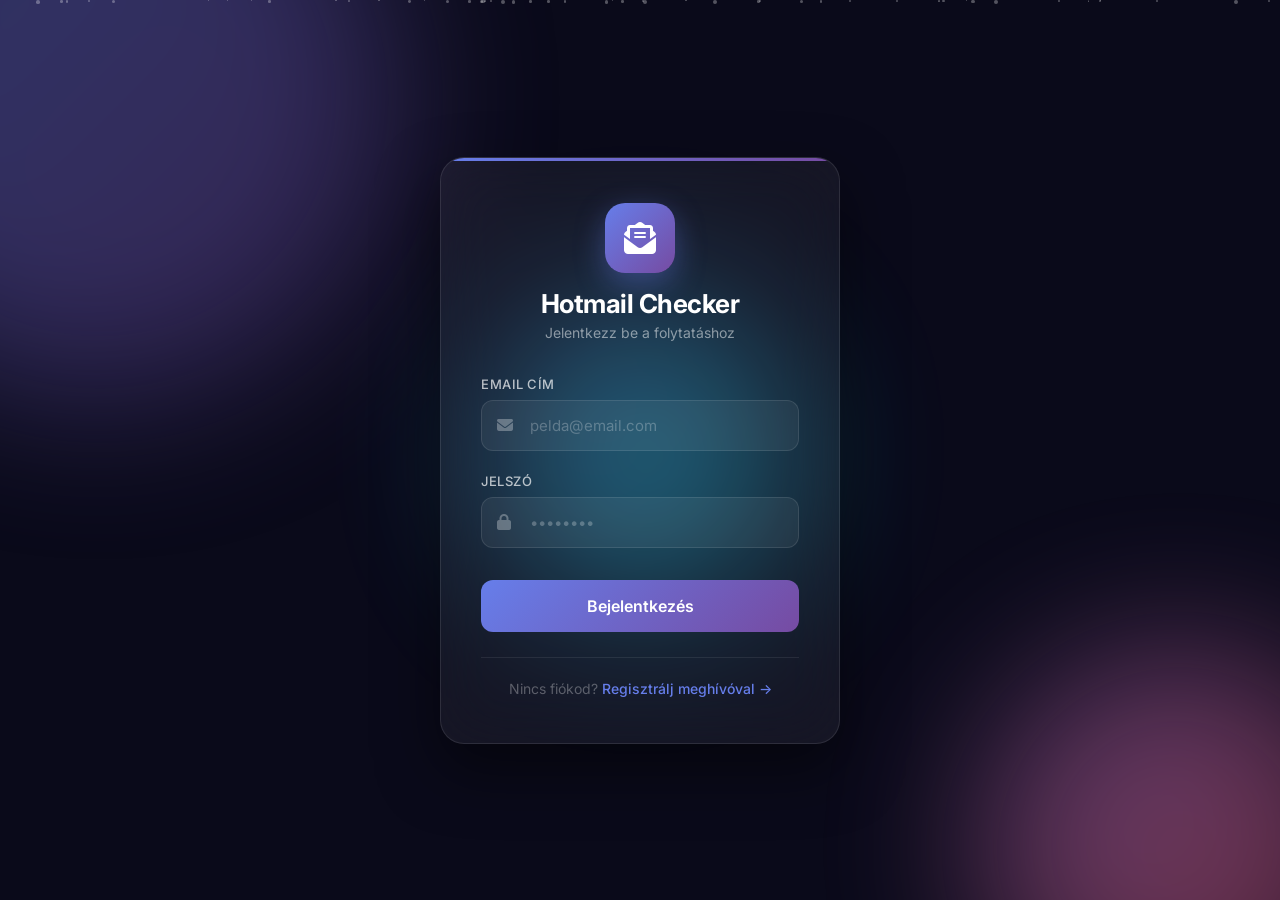
<file: templates/login.html>
<!DOCTYPE html>
<html lang="hu">
<head>
    <meta charset="UTF-8">
    <meta name="viewport" content="width=device-width, initial-scale=1.0">
    <title>Bejelentkezés - Hotmail Checker</title>
    <link href="https://fonts.googleapis.com/css2?family=Inter:wght@300;400;500;600;700;800&display=swap" rel="stylesheet">
    <link rel="stylesheet" href="https://cdnjs.cloudflare.com/ajax/libs/font-awesome/6.5.1/css/all.min.css">
    <style>
        * {
            margin: 0;
            padding: 0;
            box-sizing: border-box;
        }

        body {
            font-family: 'Inter', sans-serif;
            min-height: 100vh;
            display: flex;
            justify-content: center;
            align-items: center;
            background: #0a0a1a;
            overflow: hidden;
            position: relative;
        }

        /* Animált háttér */
        .bg-animation {
            position: fixed;
            top: 0;
            left: 0;
            width: 100%;
            height: 100%;
            z-index: 0;
            overflow: hidden;
        }

        .bg-animation .orb {
            position: absolute;
            border-radius: 50%;
            filter: blur(80px);
            opacity: 0.4;
            animation: float 20s ease-in-out infinite;
        }

        .bg-animation .orb:nth-child(1) {
            width: 600px;
            height: 600px;
            background: linear-gradient(135deg, #667eea, #764ba2);
            top: -200px;
            left: -200px;
            animation-delay: 0s;
        }

        .bg-animation .orb:nth-child(2) {
            width: 400px;
            height: 400px;
            background: linear-gradient(135deg, #f093fb, #f5576c);
            bottom: -150px;
            right: -100px;
            animation-delay: -5s;
        }

        .bg-animation .orb:nth-child(3) {
            width: 300px;
            height: 300px;
            background: linear-gradient(135deg, #4facfe, #00f2fe);
            top: 50%;
            left: 50%;
            transform: translate(-50%, -50%);
            animation-delay: -10s;
        }

        @keyframes float {
            0%, 100% { transform: translate(0, 0) scale(1); }
            25% { transform: translate(50px, -50px) scale(1.1); }
            50% { transform: translate(-30px, 30px) scale(0.9); }
            75% { transform: translate(30px, 50px) scale(1.05); }
        }

        /* Particles */
        .particles {
            position: fixed;
            top: 0;
            left: 0;
            width: 100%;
            height: 100%;
            z-index: 1;
            pointer-events: none;
        }

        .particle {
            position: absolute;
            width: 3px;
            height: 3px;
            background: rgba(255, 255, 255, 0.3);
            border-radius: 50%;
            animation: rise linear infinite;
        }

        @keyframes rise {
            0% {
                transform: translateY(100vh) scale(0);
                opacity: 0;
            }
            10% {
                opacity: 1;
            }
            90% {
                opacity: 1;
            }
            100% {
                transform: translateY(-10vh) scale(1);
                opacity: 0;
            }
        }

        /* Login Card */
        .login-wrapper {
            position: relative;
            z-index: 10;
            width: 100%;
            max-width: 440px;
            padding: 20px;
        }

        .login-card {
            background: rgba(255, 255, 255, 0.05);
            backdrop-filter: blur(30px);
            -webkit-backdrop-filter: blur(30px);
            border: 1px solid rgba(255, 255, 255, 0.1);
            border-radius: 24px;
            padding: 45px 40px;
            box-shadow: 0 25px 60px rgba(0, 0, 0, 0.5);
            position: relative;
            overflow: hidden;
        }

        .login-card::before {
            content: '';
            position: absolute;
            top: 0;
            left: 0;
            right: 0;
            height: 3px;
            background: linear-gradient(90deg, #667eea, #764ba2, #f093fb, #667eea);
            background-size: 300% 100%;
            animation: gradient-slide 4s linear infinite;
        }

        @keyframes gradient-slide {
            0% { background-position: 0% 0%; }
            100% { background-position: 300% 0%; }
        }

        .logo {
            text-align: center;
            margin-bottom: 35px;
        }

        .logo-icon {
            width: 70px;
            height: 70px;
            background: linear-gradient(135deg, #667eea, #764ba2);
            border-radius: 20px;
            display: inline-flex;
            align-items: center;
            justify-content: center;
            margin-bottom: 15px;
            box-shadow: 0 10px 30px rgba(102, 126, 234, 0.4);
        }

        .logo-icon i {
            font-size: 32px;
            color: white;
        }

        .logo h1 {
            color: white;
            font-size: 26px;
            font-weight: 700;
            letter-spacing: -0.5px;
        }

        .logo p {
            color: rgba(255, 255, 255, 0.5);
            font-size: 14px;
            margin-top: 5px;
        }

        .form-group {
            margin-bottom: 22px;
            position: relative;
        }

        .form-group label {
            display: block;
            color: rgba(255, 255, 255, 0.7);
            font-size: 13px;
            font-weight: 500;
            margin-bottom: 8px;
            letter-spacing: 0.5px;
            text-transform: uppercase;
        }

        .input-wrapper {
            position: relative;
        }

        .input-wrapper i {
            position: absolute;
            left: 16px;
            top: 50%;
            transform: translateY(-50%);
            color: rgba(255, 255, 255, 0.3);
            font-size: 16px;
            transition: color 0.3s;
        }

        .input-wrapper input {
            width: 100%;
            padding: 15px 16px 15px 48px;
            background: rgba(255, 255, 255, 0.06);
            border: 1px solid rgba(255, 255, 255, 0.1);
            border-radius: 12px;
            color: white;
            font-size: 15px;
            font-family: 'Inter', sans-serif;
            transition: all 0.3s;
        }

        .input-wrapper input:focus {
            outline: none;
            border-color: #667eea;
            background: rgba(255, 255, 255, 0.1);
            box-shadow: 0 0 0 3px rgba(102, 126, 234, 0.15);
        }

        .input-wrapper input:focus + i,
        .input-wrapper input:focus ~ i {
            color: #667eea;
        }

        .input-wrapper input::placeholder {
            color: rgba(255, 255, 255, 0.25);
        }

        .btn-login {
            width: 100%;
            padding: 16px;
            background: linear-gradient(135deg, #667eea, #764ba2);
            color: white;
            border: none;
            border-radius: 12px;
            font-size: 16px;
            font-weight: 600;
            font-family: 'Inter', sans-serif;
            cursor: pointer;
            transition: all 0.3s;
            position: relative;
            overflow: hidden;
            margin-top: 10px;
        }

        .btn-login:hover {
            transform: translateY(-2px);
            box-shadow: 0 10px 30px rgba(102, 126, 234, 0.4);
        }

        .btn-login:active {
            transform: translateY(0);
        }

        .btn-login.loading {
            pointer-events: none;
            opacity: 0.8;
        }

        .btn-login .spinner {
            display: none;
            width: 20px;
            height: 20px;
            border: 2px solid rgba(255,255,255,0.3);
            border-top-color: white;
            border-radius: 50%;
            animation: spin 0.8s linear infinite;
            margin: 0 auto;
        }

        .btn-login.loading .btn-text { display: none; }
        .btn-login.loading .spinner { display: block; }

        @keyframes spin {
            to { transform: rotate(360deg); }
        }

        .error-msg {
            background: rgba(231, 76, 60, 0.15);
            border: 1px solid rgba(231, 76, 60, 0.3);
            color: #e74c3c;
            padding: 12px 16px;
            border-radius: 10px;
            font-size: 14px;
            margin-bottom: 20px;
            display: none;
            animation: shake 0.5s ease;
        }

        .invite-revoked-msg {
            background: rgba(243, 156, 18, 0.15);
            border: 1px solid rgba(243, 156, 18, 0.3);
            color: #f39c12;
            padding: 16px;
            border-radius: 10px;
            font-size: 14px;
            margin-bottom: 20px;
            display: none;
            text-align: center;
            line-height: 1.5;
        }

        .invite-revoked-msg i {
            font-size: 28px;
            display: block;
            margin-bottom: 8px;
        }

        @keyframes shake {
            0%, 100% { transform: translateX(0); }
            20% { transform: translateX(-10px); }
            40% { transform: translateX(10px); }
            60% { transform: translateX(-5px); }
            80% { transform: translateX(5px); }
        }

        .footer-links {
            text-align: center;
            margin-top: 25px;
            padding-top: 20px;
            border-top: 1px solid rgba(255, 255, 255, 0.08);
        }

        .footer-links a {
            color: #667eea;
            text-decoration: none;
            font-weight: 500;
            font-size: 14px;
            transition: color 0.3s;
        }

        .footer-links a:hover {
            color: #f093fb;
        }

        .footer-links span {
            color: rgba(255, 255, 255, 0.3);
            font-size: 14px;
        }

        @media (max-width: 480px) {
            .login-card {
                padding: 35px 25px;
            }
            .logo h1 {
                font-size: 22px;
            }
        }
    </style>
</head>
<body>

    <div class="bg-animation">
        <div class="orb"></div>
        <div class="orb"></div>
        <div class="orb"></div>
    </div>

    <div class="particles" id="particles"></div>

    <div class="login-wrapper">
        <div class="login-card">
            <div class="logo">
                <div class="logo-icon">
                    <i class="fas fa-envelope-open-text"></i>
                </div>
                <h1>Hotmail Checker</h1>
                <p>Jelentkezz be a folytatáshoz</p>
            </div>

            <div class="error-msg" id="error"></div>
            <div class="invite-revoked-msg" id="inviteRevoked">
                <i class="fas fa-exclamation-triangle"></i>
                <strong>⛔ A meghívó kódod törölve lett!</strong><br>
                Kérj új meghívó kódot az adminisztrátortól, hogy újra használhasd az oldalt.
            </div>

            <form id="loginForm">
                <div class="form-group">
                    <label>Email cím</label>
                    <div class="input-wrapper">
                        <input type="email" id="email" placeholder="pelda@email.com" required autocomplete="email">
                        <i class="fas fa-envelope"></i>
                    </div>
                </div>
                <div class="form-group">
                    <label>Jelszó</label>
                    <div class="input-wrapper">
                        <input type="password" id="password" placeholder="••••••••" required autocomplete="current-password">
                        <i class="fas fa-lock"></i>
                    </div>
                </div>
                <button type="submit" class="btn-login" id="loginBtn">
                    <span class="btn-text">Bejelentkezés</span>
                    <div class="spinner"></div>
                </button>
            </form>

            <div class="footer-links">
                <span>Nincs fiókod?</span>
                <a href="/register">Regisztrálj meghívóval →</a>
            </div>
        </div>
    </div>

    <script>
        // Particles generálás
        const particlesContainer = document.getElementById('particles');
        for (let i = 0; i < 50; i++) {
            const particle = document.createElement('div');
            particle.className = 'particle';
            particle.style.left = Math.random() * 100 + '%';
            particle.style.animationDuration = (Math.random() * 10 + 5) + 's';
            particle.style.animationDelay = Math.random() * 10 + 's';
            particle.style.width = (Math.random() * 3 + 1) + 'px';
            particle.style.height = particle.style.width;
            particlesContainer.appendChild(particle);
        }

        // Token ellenőrzés
        const existingToken = localStorage.getItem('token');
        if (existingToken) {
            window.location.href = '/dashboard';
        }

        // Login form
        document.getElementById('loginForm').addEventListener('submit', async (e) => {
            e.preventDefault();

            const email = document.getElementById('email').value.trim();
            const password = document.getElementById('password').value;
            const errorDiv = document.getElementById('error');
            const revokedDiv = document.getElementById('inviteRevoked');
            const btn = document.getElementById('loginBtn');

            errorDiv.style.display = 'none';
            revokedDiv.style.display = 'none';
            btn.classList.add('loading');

            try {
                const formData = new FormData();
                formData.append('email', email);
                formData.append('password', password);

                const res = await fetch('/api/login', {
                    method: 'POST',
                    body: formData
                });

                if (!res.ok) {
                    const err = await res.json();

                    if (err.detail === 'INVITE_REVOKED') {
                        revokedDiv.style.display = 'block';
                        btn.classList.remove('loading');
                        return;
                    }

                    errorDiv.textContent = err.detail || 'Hibás bejelentkezési adatok!';
                    errorDiv.style.display = 'block';
                    btn.classList.remove('loading');
                    return;
                }

                const data = await res.json();
                localStorage.setItem('token', data.token);
                localStorage.setItem('email', data.email);
                window.location.href = '/dashboard';
            } catch (err) {
                errorDiv.textContent = 'Hálózati hiba! Próbáld újra.';
                errorDiv.style.display = 'block';
                btn.classList.remove('loading');
            }
        });
    </script>
</body>
</html>
</file>
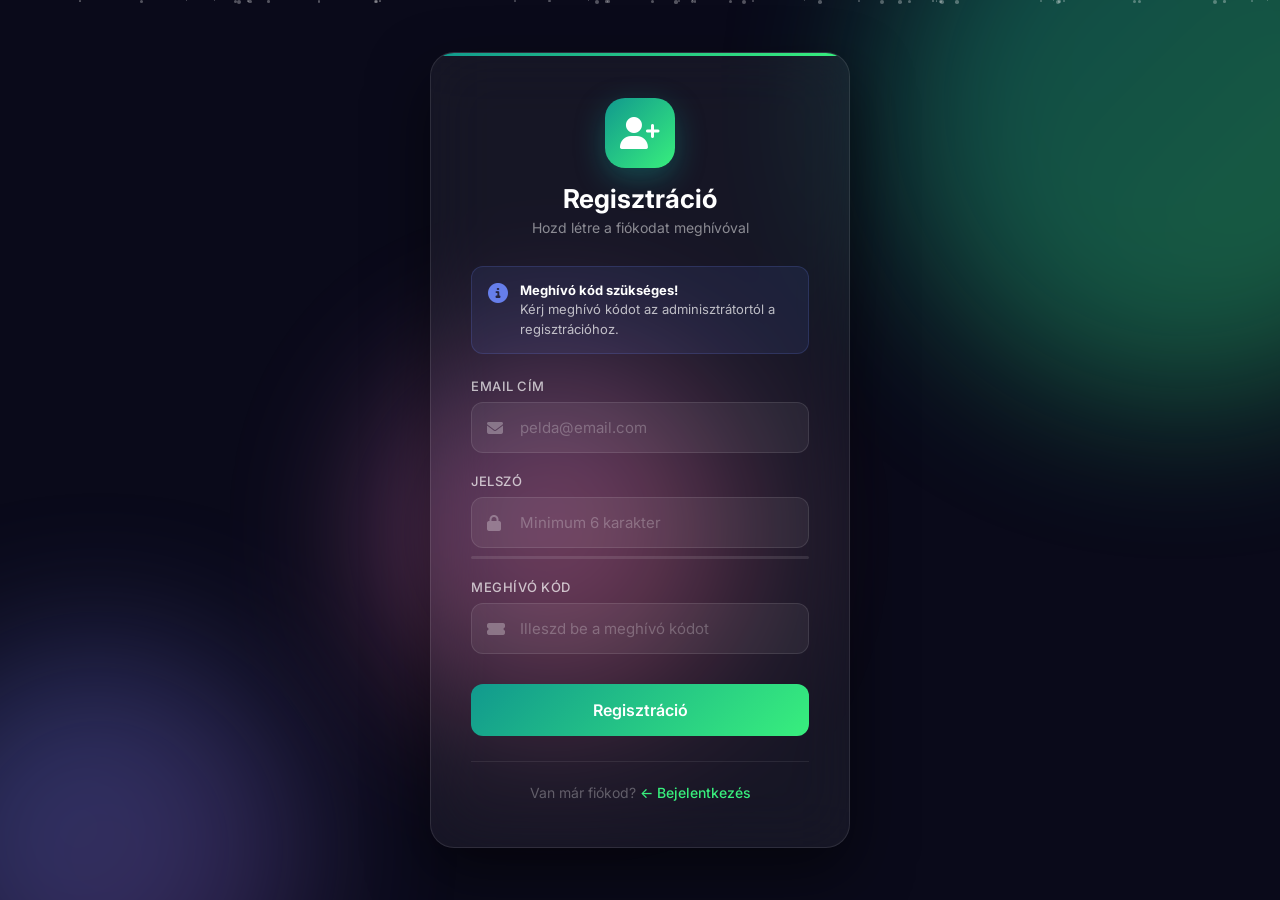
<file: templates/register.html>
<!DOCTYPE html>
<html lang="hu">
<head>
    <meta charset="UTF-8">
    <meta name="viewport" content="width=device-width, initial-scale=1.0">
    <title>Regisztráció - Hotmail Checker</title>
    <link href="https://fonts.googleapis.com/css2?family=Inter:wght@300;400;500;600;700;800&display=swap" rel="stylesheet">
    <link rel="stylesheet" href="https://cdnjs.cloudflare.com/ajax/libs/font-awesome/6.5.1/css/all.min.css">
    <style>
        * {
            margin: 0;
            padding: 0;
            box-sizing: border-box;
        }

        body {
            font-family: 'Inter', sans-serif;
            min-height: 100vh;
            display: flex;
            justify-content: center;
            align-items: center;
            background: #0a0a1a;
            overflow: hidden;
            position: relative;
        }

        .bg-animation {
            position: fixed;
            top: 0; left: 0;
            width: 100%; height: 100%;
            z-index: 0; overflow: hidden;
        }

        .bg-animation .orb {
            position: absolute;
            border-radius: 50%;
            filter: blur(80px);
            opacity: 0.4;
            animation: float 20s ease-in-out infinite;
        }

        .bg-animation .orb:nth-child(1) {
            width: 600px; height: 600px;
            background: linear-gradient(135deg, #11998e, #38ef7d);
            top: -200px; right: -200px;
            animation-delay: 0s;
        }

        .bg-animation .orb:nth-child(2) {
            width: 400px; height: 400px;
            background: linear-gradient(135deg, #667eea, #764ba2);
            bottom: -150px; left: -100px;
            animation-delay: -7s;
        }

        .bg-animation .orb:nth-child(3) {
            width: 350px; height: 350px;
            background: linear-gradient(135deg, #f093fb, #f5576c);
            top: 40%; left: 30%;
            animation-delay: -12s;
        }

        @keyframes float {
            0%, 100% { transform: translate(0, 0) scale(1); }
            25% { transform: translate(50px, -50px) scale(1.1); }
            50% { transform: translate(-30px, 30px) scale(0.9); }
            75% { transform: translate(30px, 50px) scale(1.05); }
        }

        .particles {
            position: fixed;
            top: 0; left: 0;
            width: 100%; height: 100%;
            z-index: 1; pointer-events: none;
        }

        .particle {
            position: absolute;
            width: 3px; height: 3px;
            background: rgba(255,255,255,0.3);
            border-radius: 50%;
            animation: rise linear infinite;
        }

        @keyframes rise {
            0% { transform: translateY(100vh) scale(0); opacity: 0; }
            10% { opacity: 1; }
            90% { opacity: 1; }
            100% { transform: translateY(-10vh) scale(1); opacity: 0; }
        }

        .register-wrapper {
            position: relative;
            z-index: 10;
            width: 100%;
            max-width: 460px;
            padding: 20px;
        }

        .register-card {
            background: rgba(255,255,255,0.05);
            backdrop-filter: blur(30px);
            -webkit-backdrop-filter: blur(30px);
            border: 1px solid rgba(255,255,255,0.1);
            border-radius: 24px;
            padding: 45px 40px;
            box-shadow: 0 25px 60px rgba(0,0,0,0.5);
            position: relative;
            overflow: hidden;
        }

        .register-card::before {
            content: '';
            position: absolute;
            top: 0; left: 0; right: 0;
            height: 3px;
            background: linear-gradient(90deg, #11998e, #38ef7d, #667eea, #11998e);
            background-size: 300% 100%;
            animation: gradient-slide 4s linear infinite;
        }

        @keyframes gradient-slide {
            0% { background-position: 0% 0%; }
            100% { background-position: 300% 0%; }
        }

        .logo {
            text-align: center;
            margin-bottom: 30px;
        }

        .logo-icon {
            width: 70px; height: 70px;
            background: linear-gradient(135deg, #11998e, #38ef7d);
            border-radius: 20px;
            display: inline-flex;
            align-items: center;
            justify-content: center;
            margin-bottom: 15px;
            box-shadow: 0 10px 30px rgba(17,153,142,0.4);
        }

        .logo-icon i { font-size: 32px; color: white; }

        .logo h1 {
            color: white;
            font-size: 26px;
            font-weight: 700;
        }

        .logo p {
            color: rgba(255,255,255,0.5);
            font-size: 14px;
            margin-top: 5px;
        }

        .invite-info {
            background: rgba(102,126,234,0.1);
            border: 1px solid rgba(102,126,234,0.2);
            border-radius: 12px;
            padding: 14px 16px;
            margin-bottom: 24px;
            display: flex;
            align-items: flex-start;
            gap: 12px;
        }

        .invite-info i {
            color: #667eea;
            font-size: 20px;
            margin-top: 2px;
        }

        .invite-info div {
            color: rgba(255,255,255,0.7);
            font-size: 13px;
            line-height: 1.5;
        }

        .invite-info strong {
            color: white;
        }

        .form-group {
            margin-bottom: 20px;
        }

        .form-group label {
            display: block;
            color: rgba(255,255,255,0.7);
            font-size: 13px;
            font-weight: 500;
            margin-bottom: 8px;
            letter-spacing: 0.5px;
            text-transform: uppercase;
        }

        .input-wrapper {
            position: relative;
        }

        .input-wrapper i {
            position: absolute;
            left: 16px;
            top: 50%;
            transform: translateY(-50%);
            color: rgba(255,255,255,0.3);
            font-size: 16px;
            transition: color 0.3s;
        }

        .input-wrapper input {
            width: 100%;
            padding: 15px 16px 15px 48px;
            background: rgba(255,255,255,0.06);
            border: 1px solid rgba(255,255,255,0.1);
            border-radius: 12px;
            color: white;
            font-size: 15px;
            font-family: 'Inter', sans-serif;
            transition: all 0.3s;
        }

        .input-wrapper input:focus {
            outline: none;
            border-color: #11998e;
            background: rgba(255,255,255,0.1);
            box-shadow: 0 0 0 3px rgba(17,153,142,0.15);
        }

        .input-wrapper input:focus ~ i {
            color: #11998e;
        }

        .input-wrapper input::placeholder {
            color: rgba(255,255,255,0.25);
        }

        .password-strength {
            height: 3px;
            margin-top: 8px;
            border-radius: 3px;
            background: rgba(255,255,255,0.1);
            overflow: hidden;
        }

        .password-strength-bar {
            height: 100%;
            border-radius: 3px;
            transition: all 0.3s;
            width: 0%;
        }

        .btn-register {
            width: 100%;
            padding: 16px;
            background: linear-gradient(135deg, #11998e, #38ef7d);
            color: white;
            border: none;
            border-radius: 12px;
            font-size: 16px;
            font-weight: 600;
            font-family: 'Inter', sans-serif;
            cursor: pointer;
            transition: all 0.3s;
            margin-top: 10px;
            position: relative;
        }

        .btn-register:hover {
            transform: translateY(-2px);
            box-shadow: 0 10px 30px rgba(17,153,142,0.4);
        }

        .btn-register:active {
            transform: translateY(0);
        }

        .btn-register.loading {
            pointer-events: none;
            opacity: 0.8;
        }

        .btn-register .spinner {
            display: none;
            width: 20px; height: 20px;
            border: 2px solid rgba(255,255,255,0.3);
            border-top-color: white;
            border-radius: 50%;
            animation: spin 0.8s linear infinite;
            margin: 0 auto;
        }

        .btn-register.loading .btn-text { display: none; }
        .btn-register.loading .spinner { display: block; }

        @keyframes spin { to { transform: rotate(360deg); } }

        .error-msg {
            background: rgba(231,76,60,0.15);
            border: 1px solid rgba(231,76,60,0.3);
            color: #e74c3c;
            padding: 12px 16px;
            border-radius: 10px;
            font-size: 14px;
            margin-bottom: 20px;
            display: none;
            animation: shake 0.5s ease;
        }

        @keyframes shake {
            0%, 100% { transform: translateX(0); }
            20% { transform: translateX(-10px); }
            40% { transform: translateX(10px); }
            60% { transform: translateX(-5px); }
            80% { transform: translateX(5px); }
        }

        .footer-links {
            text-align: center;
            margin-top: 25px;
            padding-top: 20px;
            border-top: 1px solid rgba(255,255,255,0.08);
        }

        .footer-links a {
            color: #38ef7d;
            text-decoration: none;
            font-weight: 500;
            font-size: 14px;
            transition: color 0.3s;
        }

        .footer-links a:hover { color: #667eea; }

        .footer-links span {
            color: rgba(255,255,255,0.3);
            font-size: 14px;
        }

        @media (max-width: 480px) {
            .register-card { padding: 35px 25px; }
            .logo h1 { font-size: 22px; }
        }
    </style>
</head>
<body>

    <div class="bg-animation">
        <div class="orb"></div>
        <div class="orb"></div>
        <div class="orb"></div>
    </div>

    <div class="particles" id="particles"></div>

    <div class="register-wrapper">
        <div class="register-card">
            <div class="logo">
                <div class="logo-icon">
                    <i class="fas fa-user-plus"></i>
                </div>
                <h1>Regisztráció</h1>
                <p>Hozd létre a fiókodat meghívóval</p>
            </div>

            <div class="invite-info">
                <i class="fas fa-info-circle"></i>
                <div>
                    <strong>Meghívó kód szükséges!</strong><br>
                    Kérj meghívó kódot az adminisztrátortól a regisztrációhoz.
                </div>
            </div>

            <div class="error-msg" id="error"></div>

            <form id="registerForm">
                <div class="form-group">
                    <label>Email cím</label>
                    <div class="input-wrapper">
                        <input type="email" id="email" placeholder="pelda@email.com" required autocomplete="email">
                        <i class="fas fa-envelope"></i>
                    </div>
                </div>
                <div class="form-group">
                    <label>Jelszó</label>
                    <div class="input-wrapper">
                        <input type="password" id="password" placeholder="Minimum 6 karakter" required minlength="6">
                        <i class="fas fa-lock"></i>
                    </div>
                    <div class="password-strength">
                        <div class="password-strength-bar" id="pwStrength"></div>
                    </div>
                </div>
                <div class="form-group">
                    <label>Meghívó kód</label>
                    <div class="input-wrapper">
                        <input type="text" id="invite_code" placeholder="Illeszd be a meghívó kódot" required>
                        <i class="fas fa-ticket-alt"></i>
                    </div>
                </div>
                <button type="submit" class="btn-register" id="registerBtn">
                    <span class="btn-text">Regisztráció</span>
                    <div class="spinner"></div>
                </button>
            </form>

            <div class="footer-links">
                <span>Van már fiókod?</span>
                <a href="/">← Bejelentkezés</a>
            </div>
        </div>
    </div>

    <script>
        // Particles
        const pc = document.getElementById('particles');
        for (let i = 0; i < 50; i++) {
            const p = document.createElement('div');
            p.className = 'particle';
            p.style.left = Math.random() * 100 + '%';
            p.style.animationDuration = (Math.random() * 10 + 5) + 's';
            p.style.animationDelay = Math.random() * 10 + 's';
            p.style.width = (Math.random() * 3 + 1) + 'px';
            p.style.height = p.style.width;
            pc.appendChild(p);
        }

        // Jelszó erősség
        document.getElementById('password').addEventListener('input', (e) => {
            const val = e.target.value;
            const bar = document.getElementById('pwStrength');
            let strength = 0;
            if (val.length >= 6) strength += 25;
            if (val.length >= 10) strength += 25;
            if (/[A-Z]/.test(val) && /[a-z]/.test(val)) strength += 25;
            if (/[0-9!@#$%^&*]/.test(val)) strength += 25;

            bar.style.width = strength + '%';
            if (strength <= 25) bar.style.background = '#e74c3c';
            else if (strength <= 50) bar.style.background = '#f39c12';
            else if (strength <= 75) bar.style.background = '#f1c40f';
            else bar.style.background = '#2ecc71';
        });

        // Form submit
        document.getElementById('registerForm').addEventListener('submit', async (e) => {
            e.preventDefault();

            const email = document.getElementById('email').value.trim();
            const password = document.getElementById('password').value;
            const invite_code = document.getElementById('invite_code').value.trim();
            const errorDiv = document.getElementById('error');
            const btn = document.getElementById('registerBtn');

            errorDiv.style.display = 'none';
            btn.classList.add('loading');

            try {
                const formData = new FormData();
                formData.append('email', email);
                formData.append('password', password);
                formData.append('invite_code', invite_code);

                const res = await fetch('/api/register', {
                    method: 'POST',
                    body: formData
                });

                if (!res.ok) {
                    const err = await res.json();
                    errorDiv.textContent = err.detail || 'Hiba történt!';
                    errorDiv.style.display = 'block';
                    btn.classList.remove('loading');
                    return;
                }

                const data = await res.json();
                localStorage.setItem('token', data.token);
                localStorage.setItem('email', data.email);
                window.location.href = '/dashboard';
            } catch (err) {
                errorDiv.textContent = 'Hálózati hiba! Próbáld újra.';
                errorDiv.style.display = 'block';
                btn.classList.remove('loading');
            }
        });
    </script>
</body>
</html>
</file>
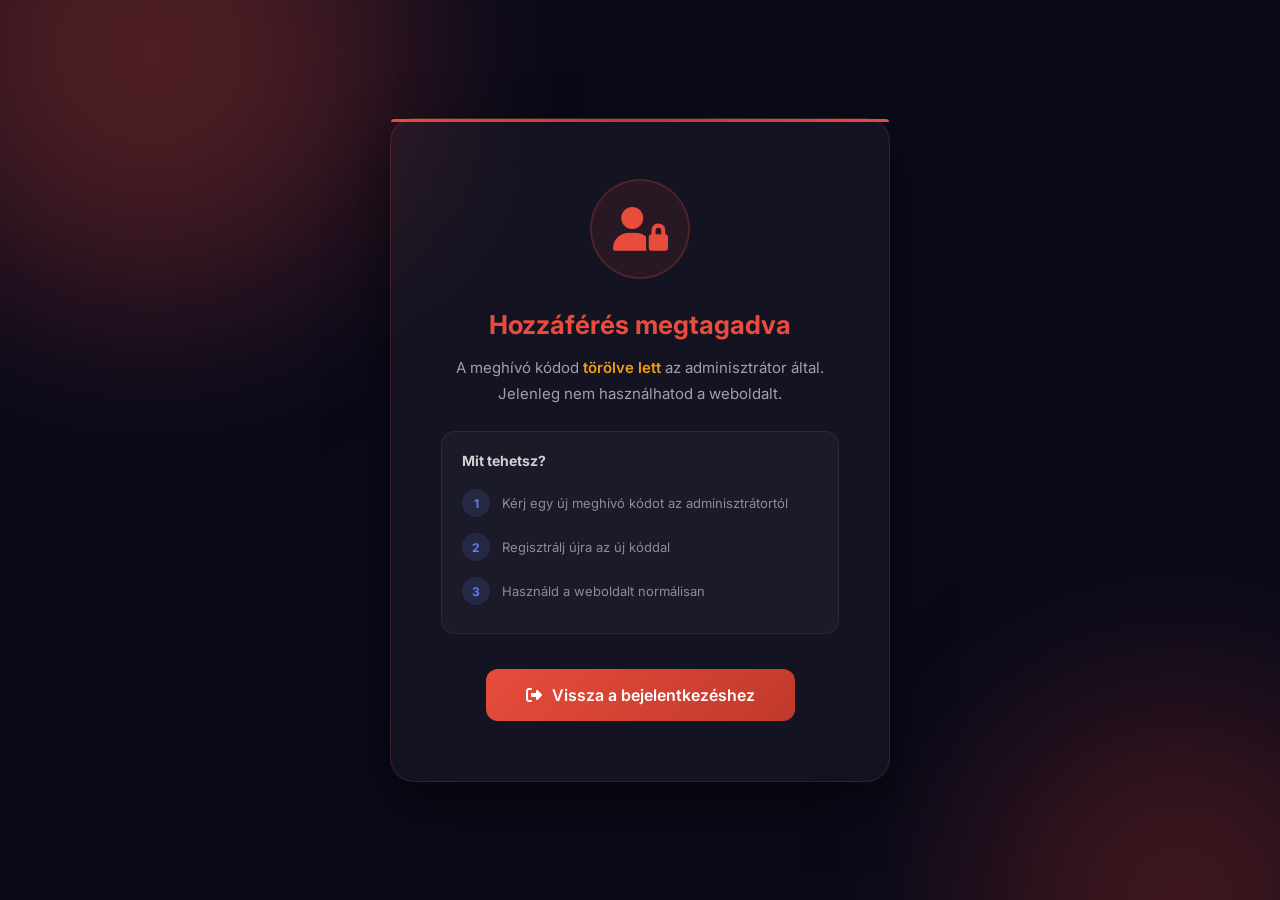
<file: templates/revoked.html>
<!DOCTYPE html>
<html lang="hu">
<head>
    <meta charset="UTF-8">
    <meta name="viewport" content="width=device-width, initial-scale=1.0">
    <title>Hozzáférés megtagadva</title>
    <link href="https://fonts.googleapis.com/css2?family=Inter:wght@400;600;700&display=swap" rel="stylesheet">
    <link rel="stylesheet" href="https://cdnjs.cloudflare.com/ajax/libs/font-awesome/6.5.1/css/all.min.css">
    <style>
        * { margin: 0; padding: 0; box-sizing: border-box; }

        body {
            font-family: 'Inter', sans-serif;
            min-height: 100vh;
            display: flex;
            justify-content: center;
            align-items: center;
            background: #0a0a1a;
            position: relative;
            overflow: hidden;
        }

        .bg {
            position: fixed;
            top: 0; left: 0;
            width: 100%; height: 100%;
            z-index: 0;
        }

        .bg .orb {
            position: absolute;
            border-radius: 50%;
            filter: blur(100px);
            opacity: 0.3;
        }

        .bg .orb:nth-child(1) {
            width: 500px; height: 500px;
            background: #e74c3c;
            top: -200px; left: -100px;
            animation: pulse 8s ease-in-out infinite;
        }

        .bg .orb:nth-child(2) {
            width: 400px; height: 400px;
            background: #c0392b;
            bottom: -200px; right: -100px;
            animation: pulse 10s ease-in-out infinite reverse;
        }

        @keyframes pulse {
            0%, 100% { transform: scale(1); opacity: 0.3; }
            50% { transform: scale(1.2); opacity: 0.2; }
        }

        .card {
            position: relative;
            z-index: 10;
            background: rgba(255,255,255,0.04);
            backdrop-filter: blur(30px);
            border: 1px solid rgba(231,76,60,0.2);
            border-radius: 24px;
            padding: 60px 50px;
            text-align: center;
            max-width: 500px;
            width: 90%;
            box-shadow: 0 25px 60px rgba(0,0,0,0.5);
        }

        .card::before {
            content: '';
            position: absolute;
            top: 0; left: 0; right: 0;
            height: 3px;
            background: linear-gradient(90deg, #e74c3c, #c0392b, #e74c3c);
            border-radius: 24px 24px 0 0;
        }

        .icon-wrapper {
            width: 100px; height: 100px;
            background: rgba(231,76,60,0.1);
            border: 2px solid rgba(231,76,60,0.2);
            border-radius: 50%;
            display: inline-flex;
            align-items: center;
            justify-content: center;
            margin-bottom: 30px;
            animation: icon-pulse 2s ease-in-out infinite;
        }

        @keyframes icon-pulse {
            0%, 100% { box-shadow: 0 0 0 0 rgba(231,76,60,0.2); }
            50% { box-shadow: 0 0 0 20px rgba(231,76,60,0); }
        }

        .icon-wrapper i {
            font-size: 44px;
            color: #e74c3c;
        }

        h1 {
            color: #e74c3c;
            font-size: 26px;
            font-weight: 700;
            margin-bottom: 15px;
        }

        p {
            color: rgba(255,255,255,0.6);
            font-size: 15px;
            line-height: 1.7;
            margin-bottom: 10px;
        }

        .highlight {
            color: #f39c12;
            font-weight: 600;
        }

        .steps {
            background: rgba(255,255,255,0.03);
            border: 1px solid rgba(255,255,255,0.06);
            border-radius: 14px;
            padding: 20px;
            margin: 25px 0;
            text-align: left;
        }

        .steps h4 {
            color: rgba(255,255,255,0.8);
            font-size: 14px;
            margin-bottom: 12px;
        }

        .step {
            display: flex;
            align-items: center;
            gap: 12px;
            padding: 8px 0;
            color: rgba(255,255,255,0.5);
            font-size: 13px;
        }

        .step-num {
            width: 28px; height: 28px;
            background: rgba(102,126,234,0.15);
            border-radius: 50%;
            display: flex;
            align-items: center;
            justify-content: center;
            font-size: 12px;
            font-weight: 700;
            color: #667eea;
            flex-shrink: 0;
        }

        .btn-go {
            padding: 16px 40px;
            background: linear-gradient(135deg, #e74c3c, #c0392b);
            color: white;
            border: none;
            border-radius: 12px;
            font-size: 16px;
            font-weight: 600;
            font-family: 'Inter', sans-serif;
            cursor: pointer;
            transition: all 0.3s;
            display: inline-flex;
            align-items: center;
            gap: 10px;
            margin-top: 10px;
        }

        .btn-go:hover {
            transform: translateY(-2px);
            box-shadow: 0 10px 30px rgba(231,76,60,0.3);
        }
    </style>
</head>
<body>

    <div class="bg">
        <div class="orb"></div>
        <div class="orb"></div>
    </div>

    <div class="card">
        <div class="icon-wrapper">
            <i class="fas fa-user-lock"></i>
        </div>

        <h1>Hozzáférés megtagadva</h1>

        <p>
            A meghívó kódod <span class="highlight">törölve lett</span> az adminisztrátor által.
            Jelenleg nem használhatod a weboldalt.
        </p>

        <div class="steps">
            <h4>Mit tehetsz?</h4>
            <div class="step">
                <div class="step-num">1</div>
                Kérj egy új meghívó kódot az adminisztrátortól
            </div>
            <div class="step">
                <div class="step-num">2</div>
                Regisztrálj újra az új kóddal
            </div>
            <div class="step">
                <div class="step-num">3</div>
                Használd a weboldalt normálisan
            </div>
        </div>

        <button class="btn-go" onclick="goLogin()">
            <i class="fas fa-sign-out-alt"></i> Vissza a bejelentkezéshez
        </button>
    </div>

    <script>
        function goLogin() {
            localStorage.removeItem('token');
            localStorage.removeItem('email');
            window.location.href = '/';
        }
    </script>
</body>
</html>
</file>
